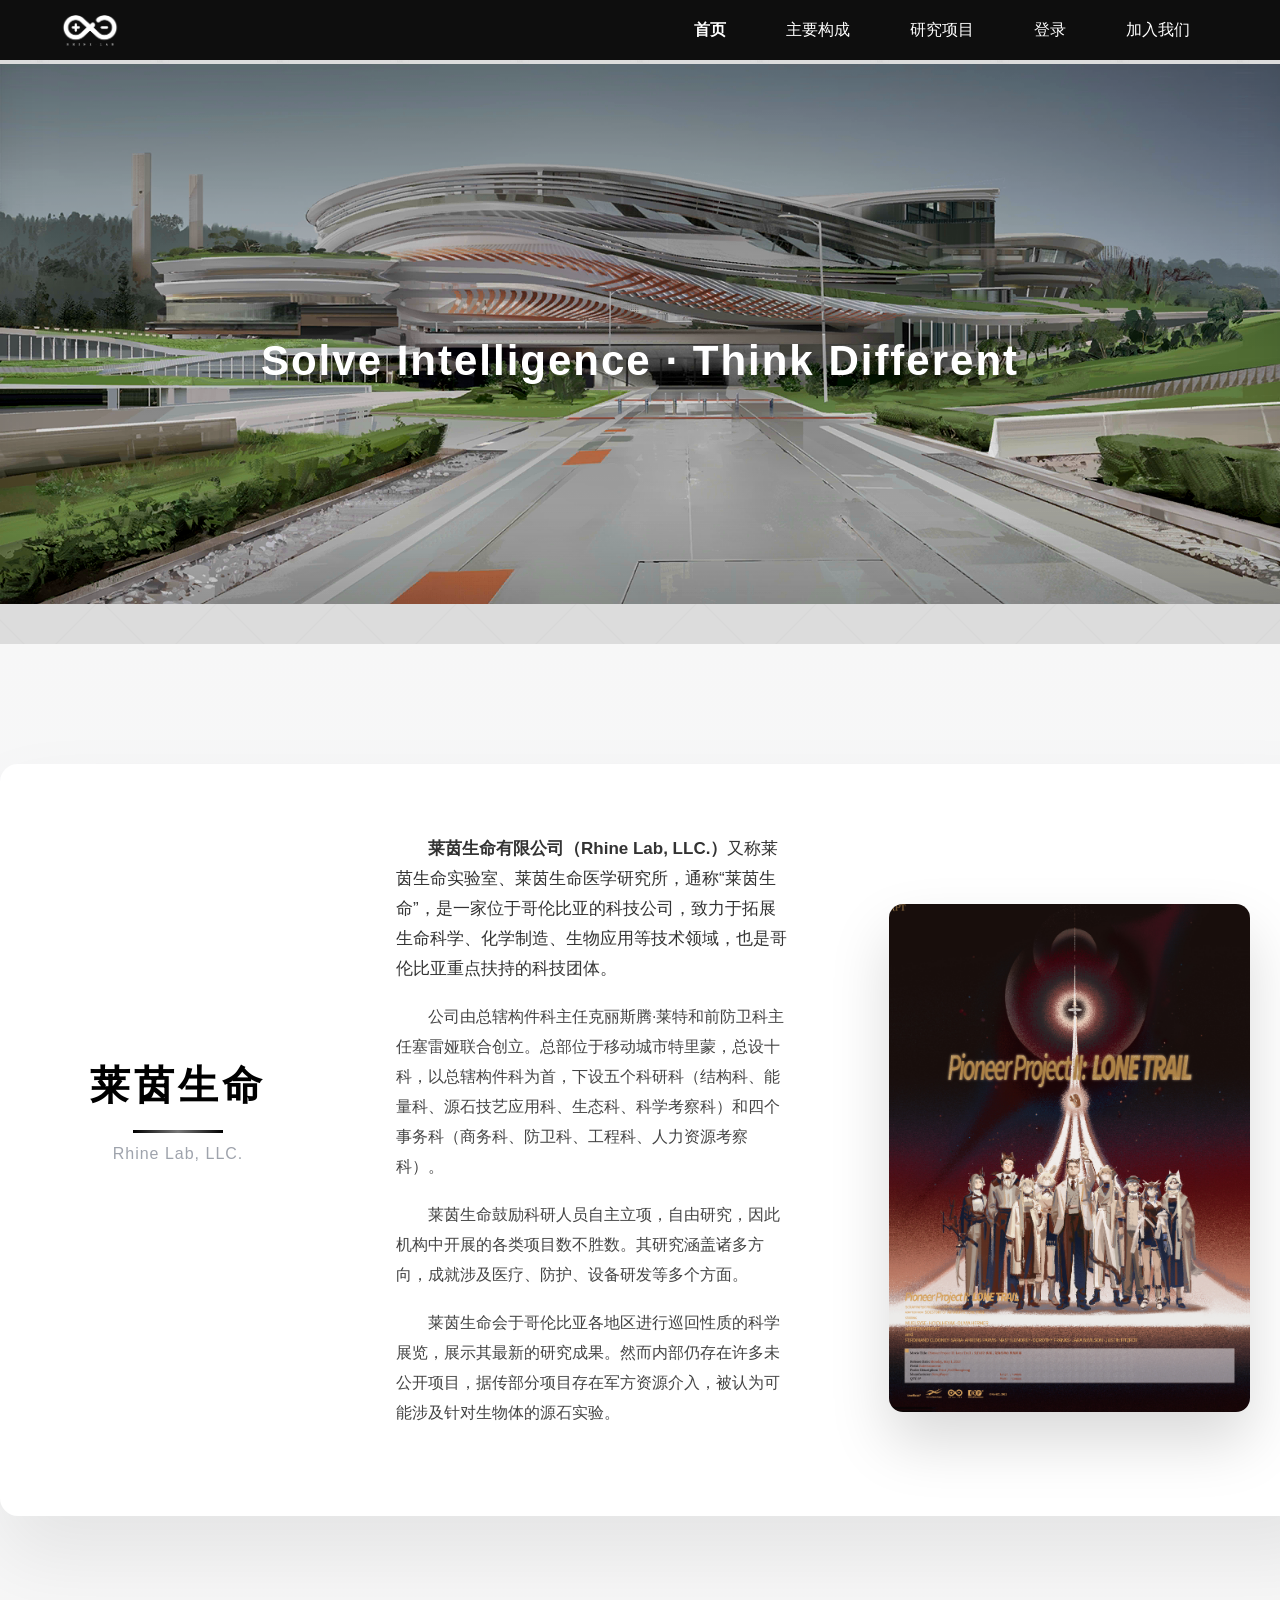
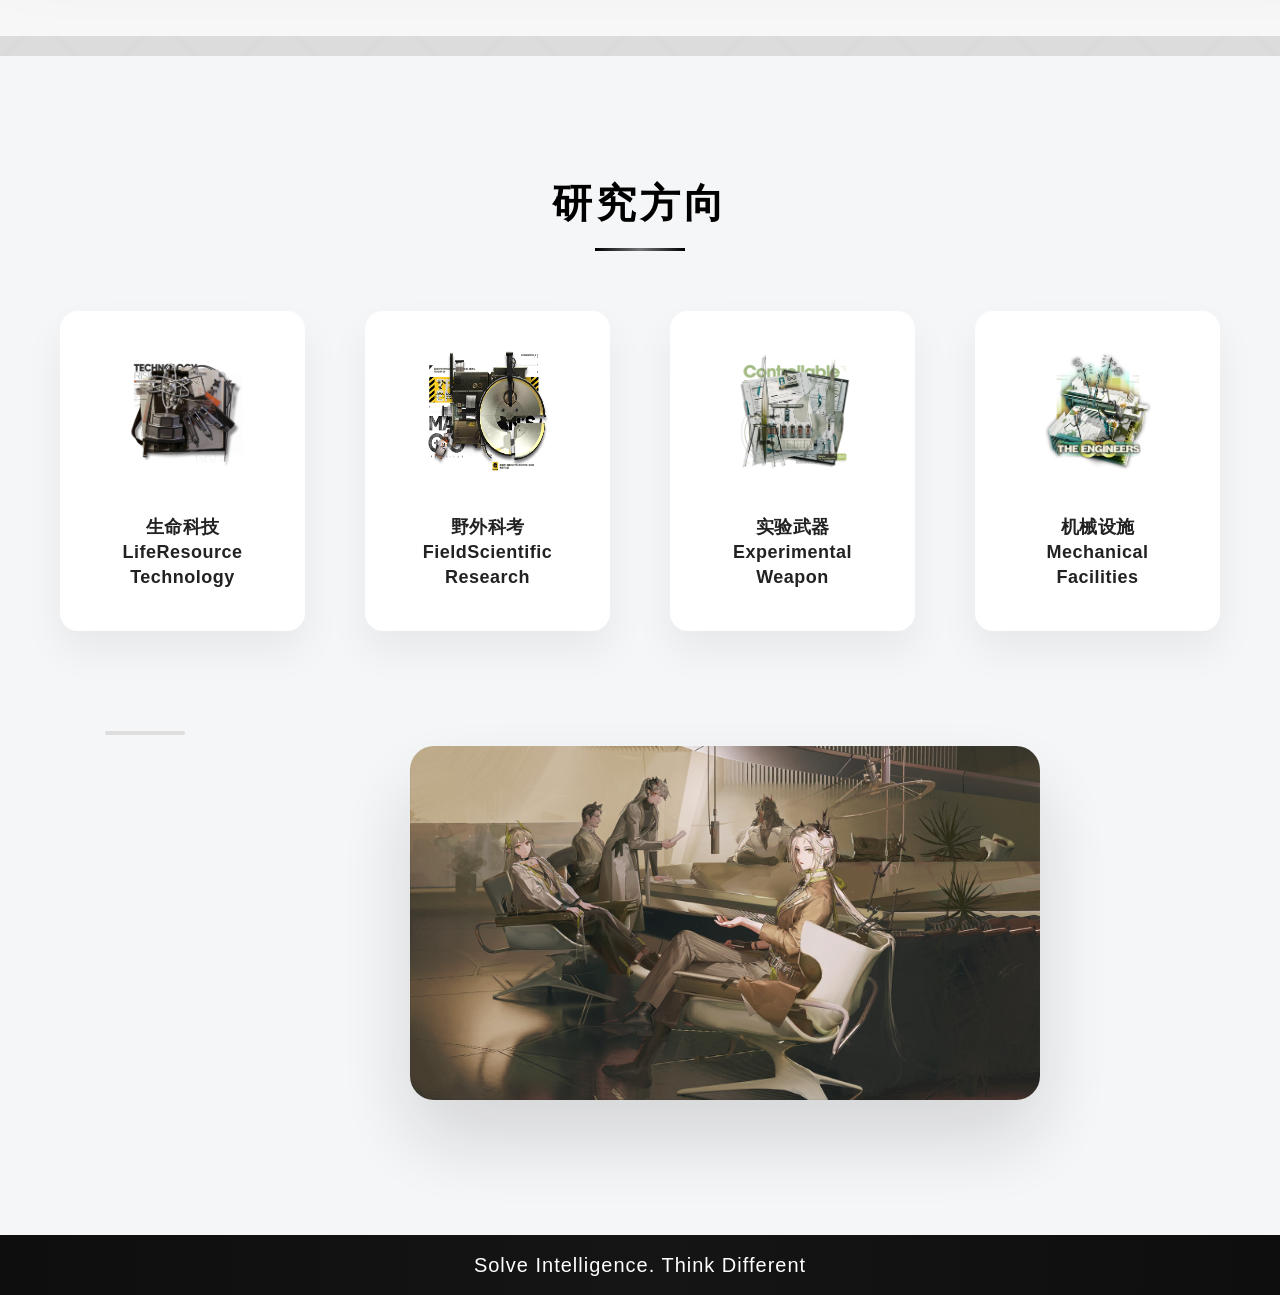
<file: index.html>
<!DOCTYPE html>
<html lang="en">
<head>
    <meta charset="UTF-8">
    <meta http-equiv="X-UA-Compatible" content="IE=edge">
    <meta name="viewport" content="width=device-width, initial-scale=1.0">
    <title>访问莱茵生命</title>
    <link rel="stylesheet" href="css/index.css">
    <style>
 
    </style>
</head>
<body class="page-home">
    <!-- header -->
    <div class="header">
        <div class="he">
                <div class="he_1">
                <img src="./images/logo.png" alt="" height="60px">
            </div>
            <div class="he_2">
                <ul>
                    <li class="active"><a href="index.html">首页</a></li>
                    <li><a href="about.html">主要构成</a></li>            
                    <li><a href="projects.html">研究项目</a></li>
                    <li><a href="login.html">登录</a></li>
                    <li><a href="join.html">加入我们</a></li>
                </ul>
            </div>
        </div>
    </div>
    <div style="clear: both;"></div>
    <!-- banner -->
    <div class="banner">
        <div class="he">
            <img src="./images/100.png" alt="">
        </div>
    </div>
    <!-- hm -->
    <div class="hm section section--light">
        <div class="he">
            <div class="section-title section-title--center">
                <h3>莱茵生命</h3> 
				<span class="section-subtitle">Rhine Lab, LLC.</span>
            </div>
            <div class="hm_2">
            <p><strong>莱茵生命有限公司（Rhine Lab, LLC.）</strong>又称莱茵生命实验室、莱茵生命医学研究所，通称“莱茵生命”，是一家位于哥伦比亚的科技公司，致力于拓展生命科学、化学制造、生物应用等技术领域，也是哥伦比亚重点扶持的科技团体。</p>
            <p>公司由总辖构件科主任克丽斯腾·莱特和前防卫科主任塞雷娅联合创立。总部位于移动城市特里蒙，总设十科，以总辖构件科为首，下设五个科研科（结构科、能量科、源石技艺应用科、生态科、科学考察科）和四个事务科（商务科、防卫科、工程科、人力资源考察科）。</p>
            <p>莱茵生命鼓励科研人员自主立项，自由研究，因此机构中开展的各类项目数不胜数。其研究涵盖诸多方向，成就涉及医疗、防护、设备研发等多个方面。</p>
            <p>莱茵生命会于哥伦比亚各地区进行巡回性质的科学展览，展示其最新的研究成果。然而内部仍存在许多未公开项目，据传部分项目存在军方资源介入，被认为可能涉及针对生物体的源石实验。</p>
            </div>
            <div class="hm_3">
                <ul>
                    <li>
                        <img src="./images/ly.jpg" alt="">
                    
                    </li>
                </ul>
            </div>
        </div>
    </div>
    <div style="clear: both;"></div>
    <!-- zy -->
    <div class="zy section section--white">
        <div class="he">
            <div class="section-title section-title--center">
                <h3>研究方向</h3>
            </div>
            <div class="zy_1">
                <ul>
                    <li class="card">
                        <img src="./images/sc.png" alt="">
                        <h4><p>生命科技</p> 
						<p>LifeResource Technology</p></h4>
                    </li>
                    <li class="card">
                        <img src="./images/kk.png" alt="">
                        <h4><p>野外科考</p> 
						<p>FieldScientific Research</p></h4>
                    </li>
                    <li class="card">
                        <img src="./images/wq.png" alt="">
                        <h4><p>实验武器</p> 
						<p>Experimental Weapon</p></h4>
                    </li>
                    <li class="card">
                        <img src="./images/jx.png" alt="">
                        <h4><p>机械设施</p> 
						<p>Mechanical Facilities</p></h4>
                    </li>
                </ul>
            </div>
            <div class="zy_2">
                    <li>
                        <img src="./images/Avg1.png" alt="">
                    </li>
        </div>
 </div>

    </div>
</body>
<footer>
    <P><a href="#top">Solve Intelligence. Think Different</a></P>
  </footer>
</html>
</file>
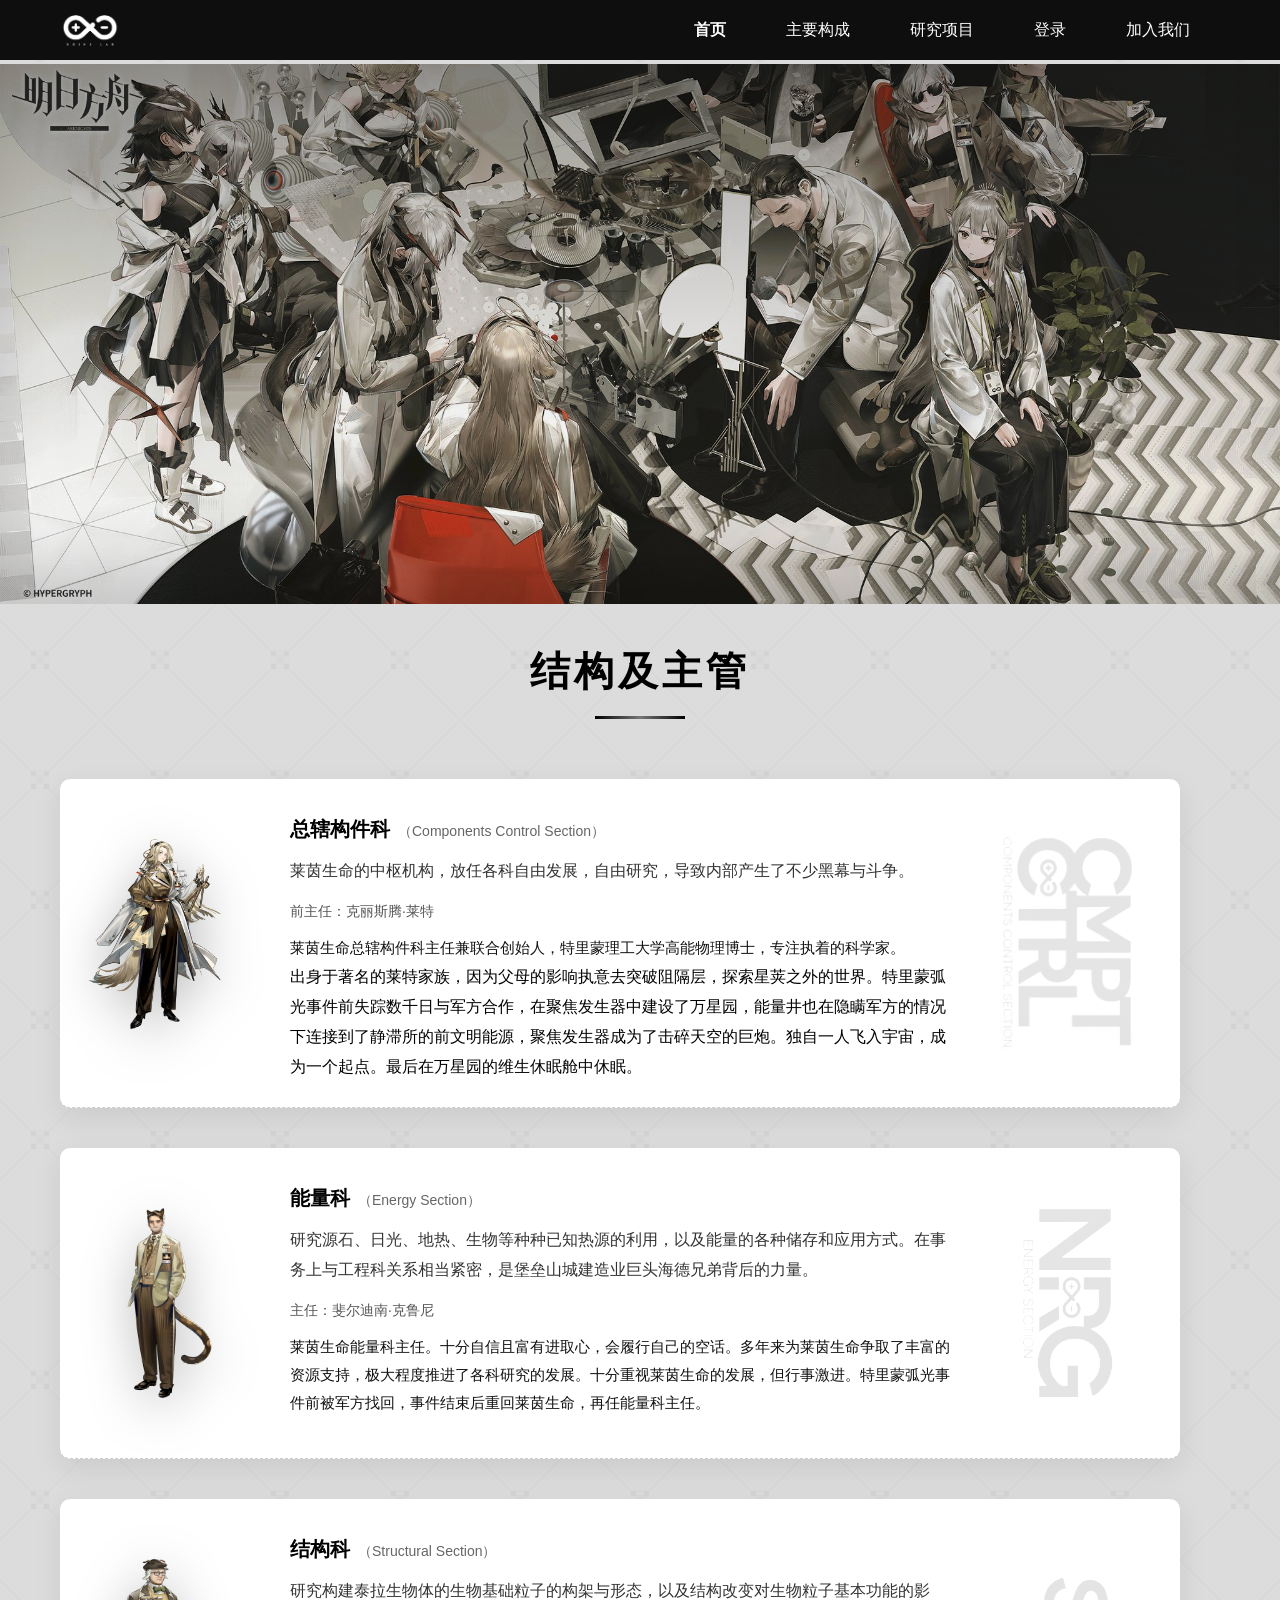
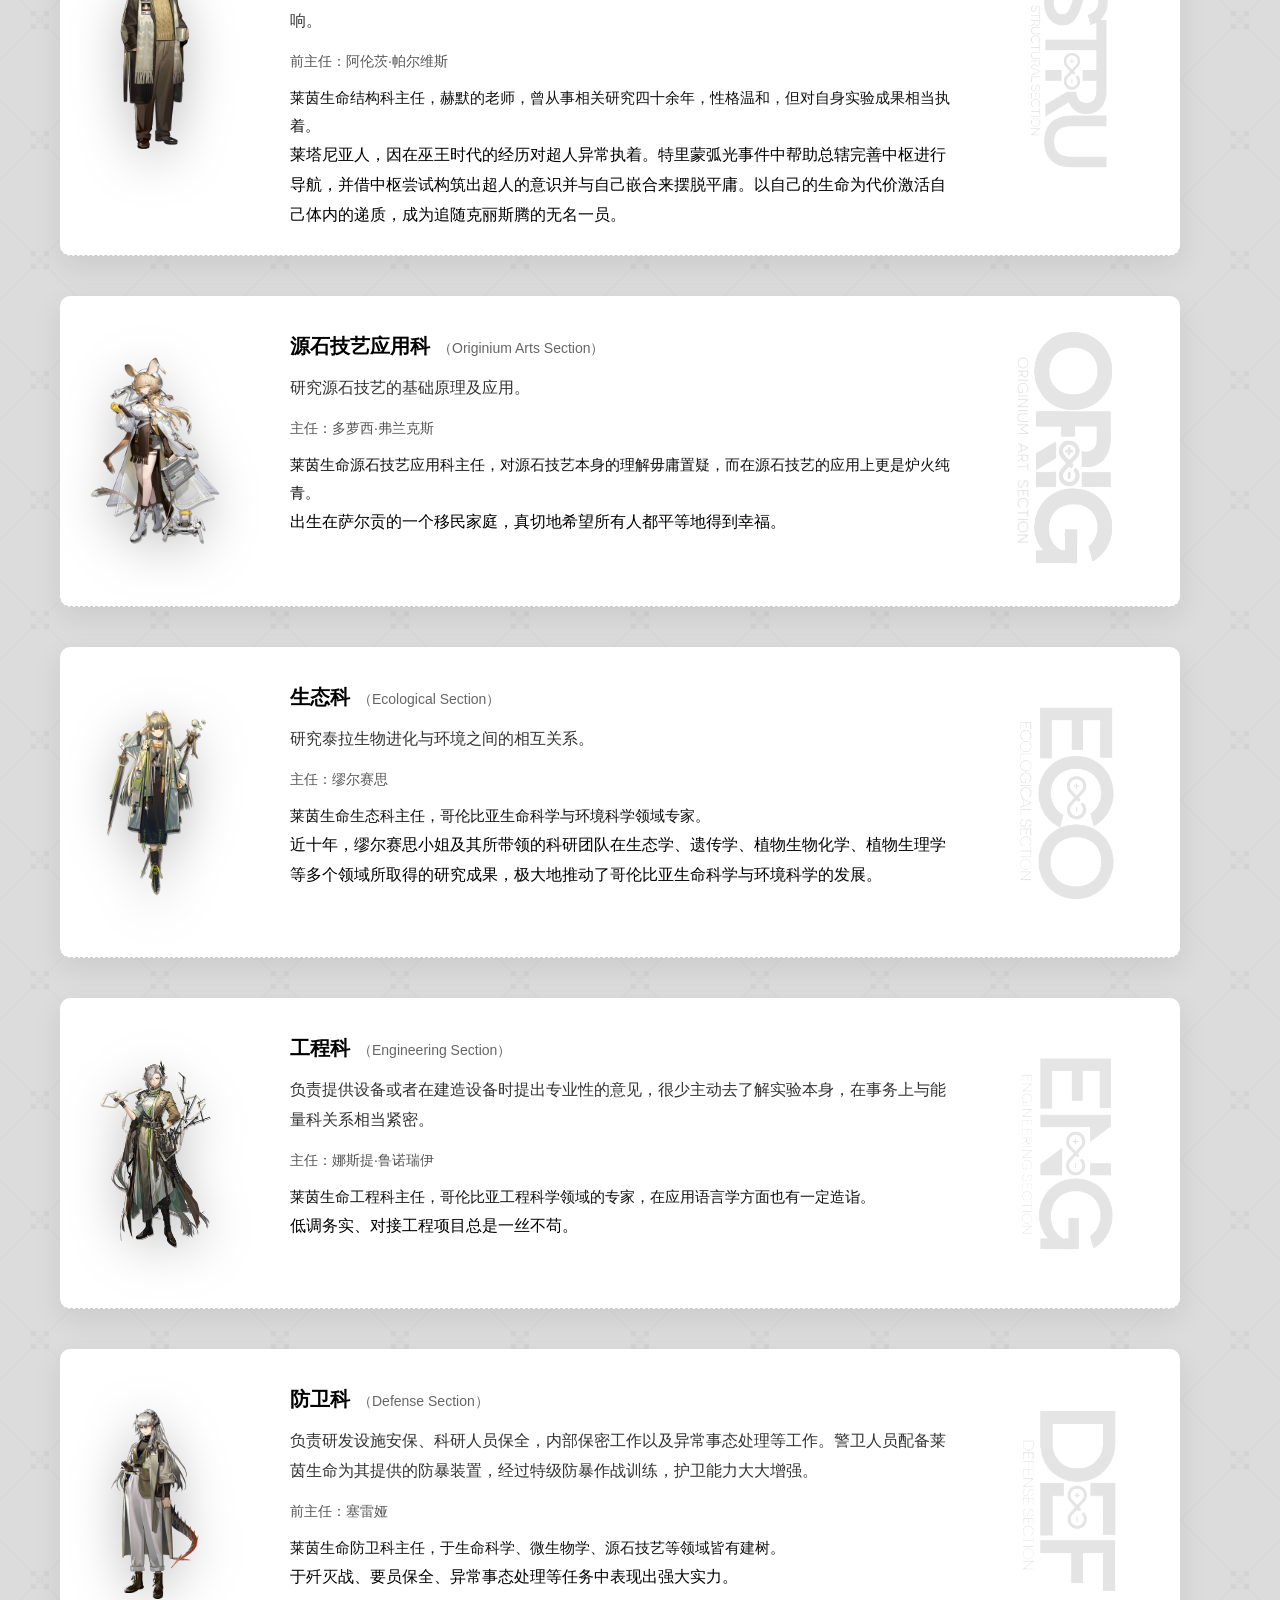
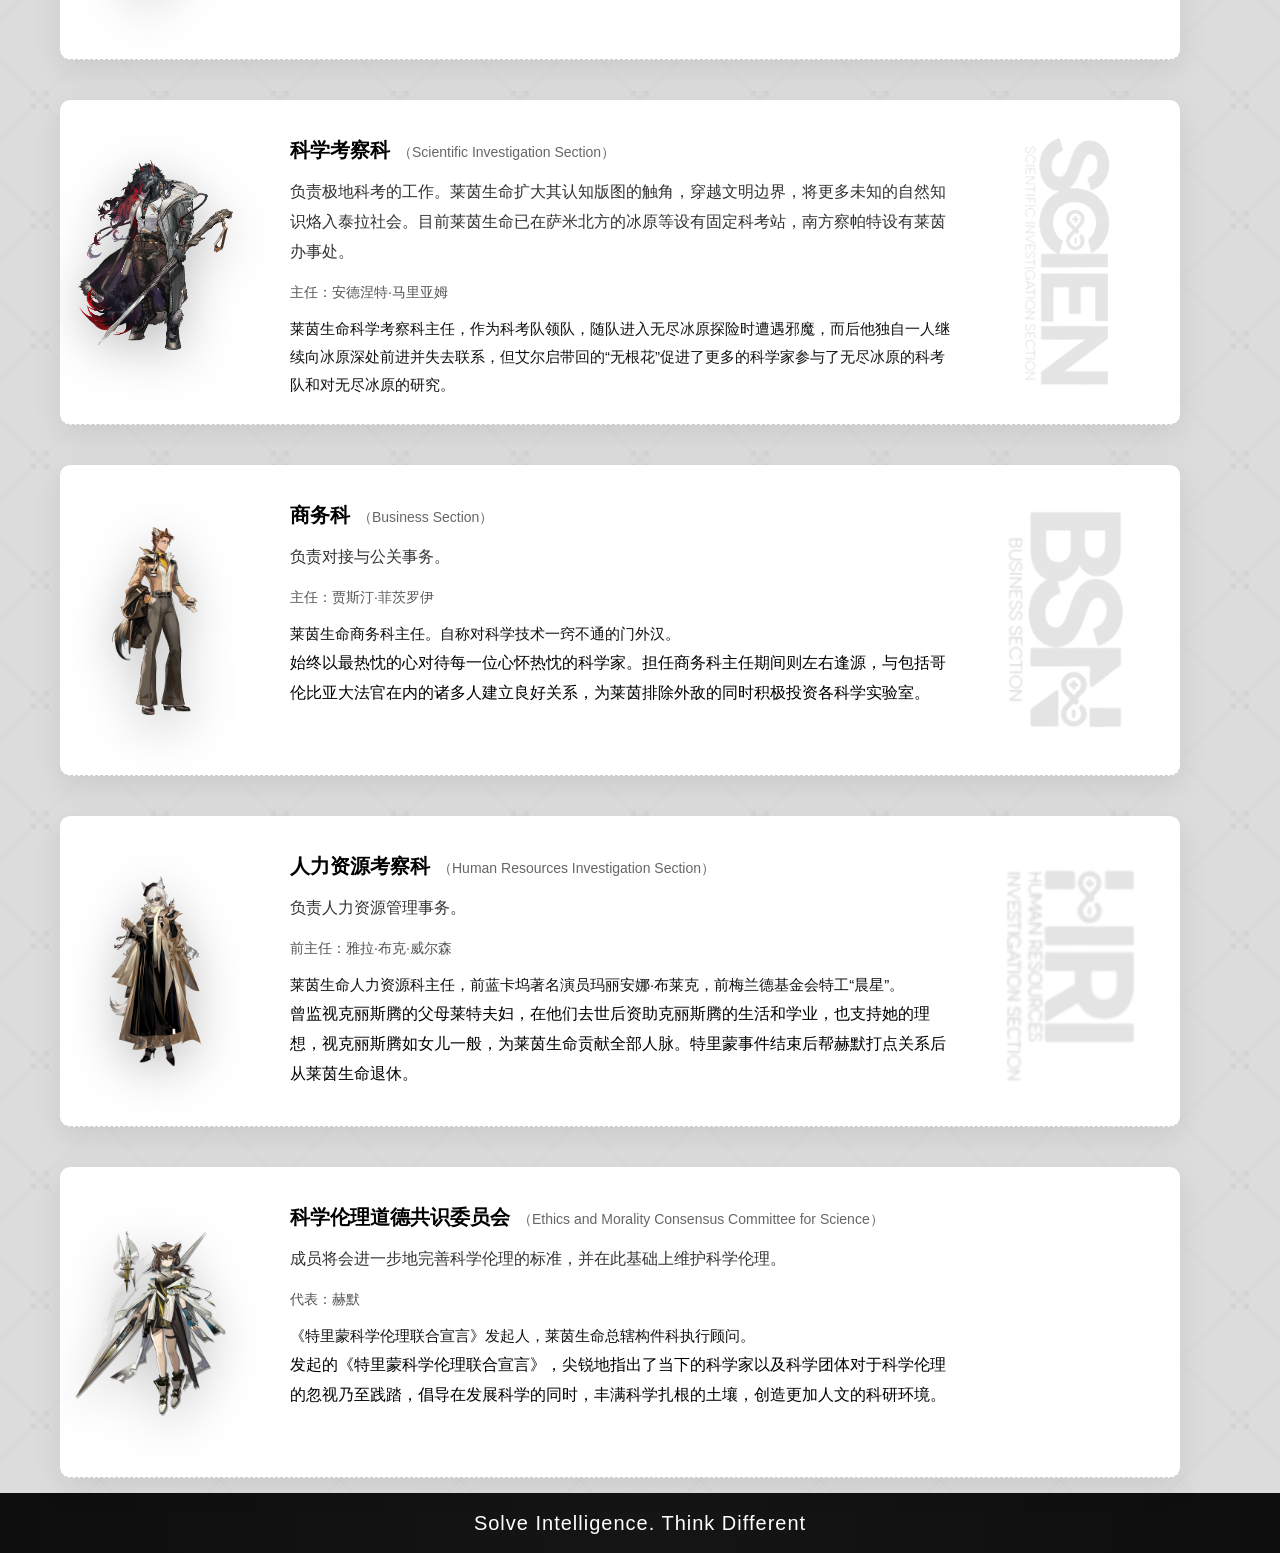
<file: about.html>
<!DOCTYPE html>
<html lang="en">
<head>
    <meta charset="UTF-8">
    <meta http-equiv="X-UA-Compatible" content="IE=edge">
    <meta name="viewport" content="width=device-width, initial-scale=1.0">
    <title>主要构成</title>
    <link rel="stylesheet" href="css/index.css">
    <style>
 
    </style>
</head>
<body class="page-structure">
    <!-- header -->
    <div class="header">
        <div class="he">
                <div class="he_1">
                <img src="./images/logo.png" alt="" height="60px">
            </div>
            <div class="he_2">
                <ul>
                    <li class="active"><a href="index.html">首页</a></li>
                    <li><a href="about.html">主要构成</a></li>            
                    <li><a href="projects.html">研究项目</a></li>
                    <li><a href="login.html">登录</a></li>
                    <li><a href="join.html">加入我们</a></li>
                </ul>
            </div>
        </div>
    </div>
    <div style="clear: both;"></div>
    <!-- banner -->
    <div class="banner">
        <div class="he">
            <img src="./images/12.jpg" alt="">
        </div>
    </div>
 
<div class="he">
  <div class="section-title section-title--center">
    <h3>结构及主管</h3>
  </div>
  <ul class="renwu_box">
    <li>
      <div class="pic"><img src="images/klst.png"/></div>
      <div class="text">
        <div class="dept">总辖构件科<span>（Components Control Section）</span></div>
		<p class="summary">
        莱茵生命的中枢机构，放任各科自由发展，自由研究，导致内部产生了不少黑幕与斗争。</p>
        <p class="position">前主任：克丽斯腾·莱特</p>
		<p class="desc">
        莱茵生命总辖构件科主任兼联合创始人，特里蒙理工大学高能物理博士，专注执着的科学家。</p>
        出身于著名的莱特家族，因为父母的影响执意去突破阻隔层，探索星荚之外的世界。特里蒙弧光事件前失踪数千日与军方合作，在聚焦发生器中建设了万星园，能量井也在隐瞒军方的情况下连接到了静滞所的前文明能源，聚焦发生器成为了击碎天空的巨炮。独自一人飞入宇宙，成为一个起点。最后在万星园的维生休眠舱中休眠。
      </div>
	  <div class="dept-logo">
        <img src="images/cc.jpg" alt="">
      </div>
    </li>

    <li>
      <div class="pic"><img src="images/fedn.png"/></div>
      <div class="text">
        <div class="dept">能量科<span>（Energy Section）</span></div>
		<p class="summary">
        研究源石、日光、地热、生物等种种已知热源的利用，以及能量的各种储存和应用方式。在事务上与工程科关系相当紧密，是堡垒山城建造业巨头海德兄弟背后的力量。</p>
        <p class="position">主任：斐尔迪南·克鲁尼</p>
		<p class="desc">
        莱茵生命能量科主任。十分自信且富有进取心，会履行自己的空话。多年来为莱茵生命争取了丰富的资源支持，极大程度推进了各科研究的发展。十分重视莱茵生命的发展，但行事激进。特里蒙弧光事件前被军方找回，事件结束后重回莱茵生命，再任能量科主任。</p>
      </div>
	  <div class="dept-logo">
        <img src="images/es.png" alt="">
      </div>
    </li>

    <li>
      <div class="pic"><img src="images/alc.png"/></div>
      <div class="text">
        <div class="dept">结构科<span>（Structural Section）</span></div>
		<p class="summary">
        研究构建泰拉生物体的生物基础粒子的构架与形态，以及结构改变对生物粒子基本功能的影响。</p>
        <p class="position">前主任：阿伦茨·帕尔维斯</p>
		<p class="desc">
        莱茵生命结构科主任，赫默的老师，曾从事相关研究四十余年，性格温和，但对自身实验成果相当执着。</p>
        莱塔尼亚人，因在巫王时代的经历对超人异常执着。特里蒙弧光事件中帮助总辖完善中枢进行导航，并借中枢尝试构筑出超人的意识并与自己嵌合来摆脱平庸。以自己的生命为代价激活自己体内的递质，成为追随克丽斯腾的无名一员。
      </div>
	  <div class="dept-logo">
        <img src="images/ss.png" alt="">
      </div>
    </li>

    <li>
      <div class="pic"><img src="images/dlsy.webp"/></div>
      <div class="text">
        <div class="dept">源石技艺应用科<span>（Originium Arts Section）</span></div>
		<p class="summary">
        研究源石技艺的基础原理及应用。</p>
        <p class="position">主任：多萝西·弗兰克斯</p>
		<p class="desc">
        莱茵生命源石技艺应用科主任，对源石技艺本身的理解毋庸置疑，而在源石技艺的应用上更是炉火纯青。</p>
        出生在萨尔贡的一个移民家庭，真切地希望所有人都平等地得到幸福。
      </div>
	  <div class="dept-logo">
        <img src="images/oas.jpg" alt="">
      </div>
    </li>

    <li>
      <div class="pic"><img src="images/mumu.webp"/></div>
      <div class="text">
        <div class="dept">生态科<span>（Ecological Section）</span></div>
		<p class="summary">
        研究泰拉生物进化与环境之间的相互关系。</p>
		<p class="position">主任：缪尔赛思</p>
		<p class="desc">
        莱茵生命生态科主任，哥伦比亚生命科学与环境科学领域专家。</p>
		近十年，缪尔赛思小姐及其所带领的科研团队在生态学、遗传学、植物生物化学、植物生理学等多个领域所取得的研究成果，极大地推动了哥伦比亚生命科学与环境科学的发展。
      </div>
	  <div class="dept-logo">
        <img src="images/ees.png" alt="">
      </div>
    </li>

    <li>
      <div class="pic"><img src="images/nast.webp"/></div>
      <div class="text">
        <div class="dept">工程科<span>（Engineering Section）</span></div>
		<p class="summary">
        负责提供设备或者在建造设备时提出专业性的意见，很少主动去了解实验本身，在事务上与能量科关系相当紧密。</p>
		<p class="position">主任：娜斯提·鲁诺瑞伊</p>
		<p class="desc">
        莱茵生命工程科主任，哥伦比亚工程科学领域的专家，在应用语言学方面也有一定造诣。</p>
		低调务实、对接工程项目总是一丝不苟。
      </div>
	  <div class="dept-logo">
        <img src="images/eng.png" alt="">
      </div>
    </li>

    <li>
      <div class="pic"><img src="images/saria.png"/></div>
      <div class="text">
        <div class="dept">防卫科<span>（Defense Section）</span></div>
		<p class="summary">
        负责研发设施安保、科研人员保全，内部保密工作以及异常事态处理等工作。警卫人员配备莱茵生命为其提供的防暴装置，经过特级防暴作战训练，护卫能力大大增强。</p>
        <p class="position">前主任：塞雷娅</p>
		<p class="desc">
		莱茵生命防卫科主任，于生命科学、微生物学、源石技艺等领域皆有建树。</p>
		于歼灭战、要员保全、异常事态处理等任务中表现出强大实力。
      </div>
	  <div class="dept-logo">
        <img src="images/def.png" alt="">
      </div>
    </li>

    <li>
      <div class="pic"><img src="images/mt.png"/></div>
      <div class="text">
        <div class="dept">科学考察科<span>（Scientific Investigation Section）</span></div>
		<p class="summary">
        负责极地科考的工作。莱茵生命扩大其认知版图的触角，穿越文明边界，将更多未知的自然知识烙入泰拉社会。目前莱茵生命已在萨米北方的冰原等设有固定科考站，南方察帕特设有莱茵办事处。</p>
        <p class="position">主任：安德涅特·马里亚姆</p>
		<p class="desc">
		莱茵生命科学考察科主任，作为科考队领队，随队进入无尽冰原探险时遭遇邪魔，而后他独自一人继续向冰原深处前进并失去联系，但艾尔启带回的“无根花”促进了更多的科学家参与了无尽冰原的科考队和对无尽冰原的研究。
      </div>
	  <div class="dept-logo">
        <img src="images/sis.jpg" alt="">
      </div>
    </li>

    <li>
      <div class="pic"><img src="images/just.png"/></div>
      <div class="text">
        <div class="dept">商务科<span>（Business Section）</span></div>
		<p class="summary">
        负责对接与公关事务。</p>
        <p class="position">主任：贾斯汀·菲茨罗伊</p>
		<p class="desc">
		莱茵生命商务科主任。自称对科学技术一窍不通的门外汉。</p>
		始终以最热忱的心对待每一位心怀热忱的科学家。担任商务科主任期间则左右逢源，与包括哥伦比亚大法官在内的诸多人建立良好关系，为莱茵排除外敌的同时积极投资各科学实验室。
      </div>
	  <div class="dept-logo">
        <img src="images/bsn.png" alt="">
      </div>
    </li>

    <li>
      <div class="pic"><img src="images/yala.png"/></div>
      <div class="text">
        <div class="dept">人力资源考察科<span>（Human Resources Investigation Section）</span></div>
		<p class="summary">
        负责人力资源管理事务。</p>
        <p class="position">前主任：雅拉·布克·威尔森</p>
		<p class="desc">
		莱茵生命人力资源科主任，前蓝卡坞著名演员玛丽安娜·布莱克，前梅兰德基金会特工“晨星”。</p>
		曾监视克丽斯腾的父母莱特夫妇，在他们去世后资助克丽斯腾的生活和学业，也支持她的理想，视克丽斯腾如女儿一般，为莱茵生命贡献全部人脉。特里蒙事件结束后帮赫默打点关系后从莱茵生命退休。
      </div>
	  <div class="dept-logo">
        <img src="images/hr.png" alt="">
      </div>
    </li>

    <li>
      <div class="pic"><img src="images/hemo.webp"/></div>
      <div class="text">
        <div class="dept">科学伦理道德共识委员会<span>（Ethics and Morality Consensus Committee for Science）</span></div>
        <p class="summary">
		成员将会进一步地完善科学伦理的标准，并在此基础上维护科学伦理。</p>
        <p class="position">代表：赫默</p>
		<p class="desc">
		《特里蒙科学伦理联合宣言》发起人，莱茵生命总辖构件科执行顾问。</p>
		发起的《特里蒙科学伦理联合宣言》，尖锐地指出了当下的科学家以及科学团体对于科学伦理的忽视乃至践踏，倡导在发展科学的同时，丰满科学扎根的土壤，创造更加人文的科研环境。
      </div>
    </li>
  </ul>
</div>


</div>
</body>
  <footer>
    <P><a href="#top" >Solve Intelligence. Think Different</a></P>
  </footer>
</html>
</file>
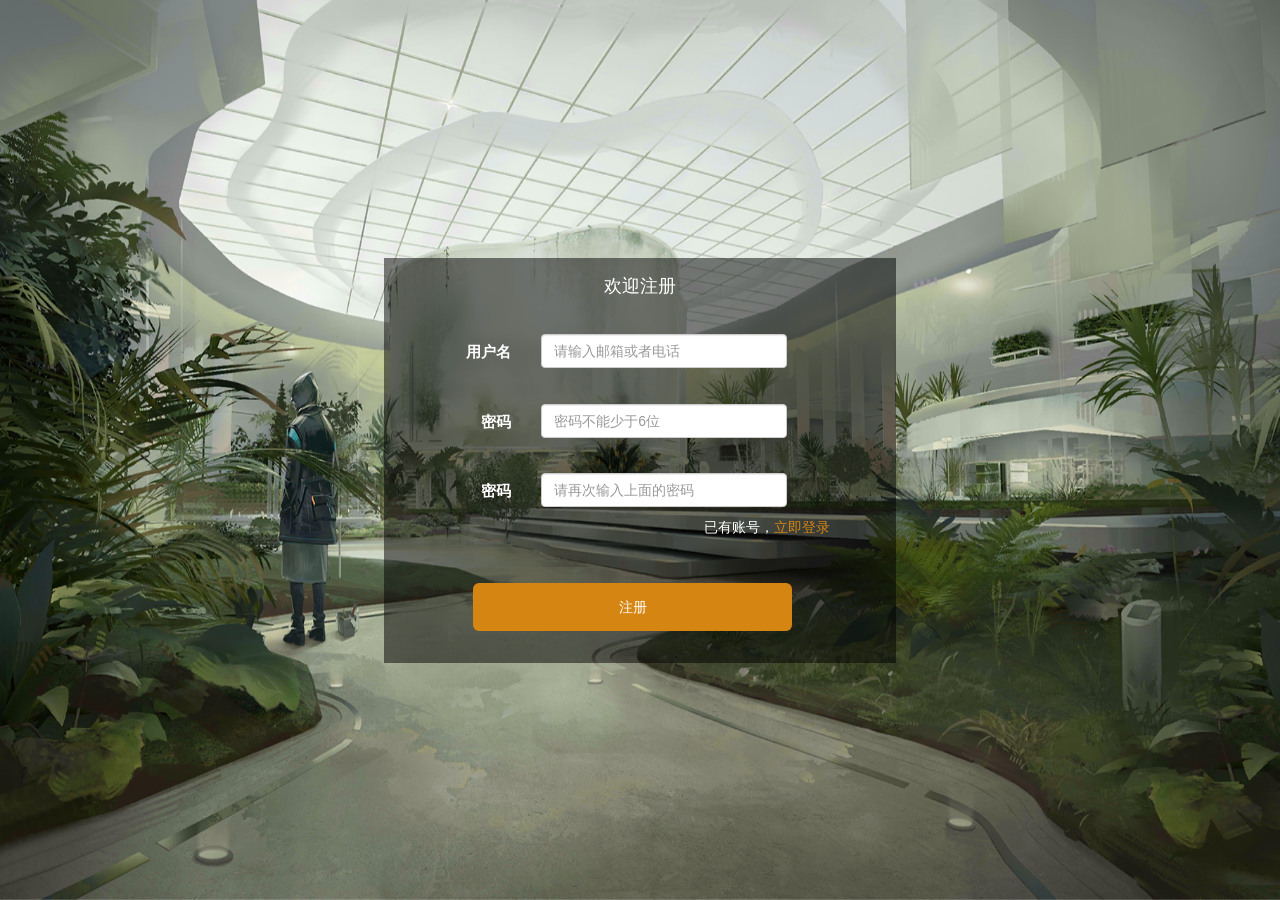
<file: join.html>
<!DOCTYPE html>
<html>
<head lang="en">
    <meta charset="UTF-8">
    <meta http-equiv="X-UA-Compatible" content="IE=edge">
    <meta name="viewport" content="width=device-width, initial-scale=1">
    <link rel="stylesheet" href="css/bootstrap.css"/>
    <script type="javascript" src="js/jquery-1.11.3.js"></script>
    <script type="javascript" src="js/bootstrap.js"></script>
    <title>注册</title>
    <style>
        * {
            margin: 0;
            padding: 0;
        }
        a:hover{text-decoration: none;color: #ffffff;}
        #bg {
            position: fixed;
            width: 100%;
            height: 100%;
        }
        .box {
            width: 100%;
            height: 100%;
        }
        .box>div {
            background: rgba(0,0,0,.5);
            position: absolute;
            width: 40%;
            height: 45%;
            top: 50%;
            left: 50%;
            margin-left: -20%;
            margin-top: -15%;
        }
        .left {
            width: 80%;
            /*border-right: 1px solid #CCCCCC;*/
            height: 100%;
           margin: 0 auto;

        }
        .left>h4 {
            color: #FFFFFF;
            line-height: 2em;
        }
        .left>form>div>label {
            color: #FFFFFF;
            font-size: 1.1em;
        }
        .left>form>div>input {
            -webkit-border-radius: 0;
            -moz-border-radius: 0;
            border-radius: 0;
            width: 100%;
        }
        .left>form>div {
            padding-top: 5%;
            margin-left: 10%;
            margin-right: 10%;
        }
        .form-horizontal .form-group {
            margin-right: 0;
        }
        span > a:hover{color: #d58512;}
        /**/
        .form-control{width:85%;}
        .btn_big1{padding: 1em;color: #ffffff;background: #d58512;border: 0;border-radius: 6px;}
        .red{color:red;font-size: 1em;}
    </style>
</head>
<body>
<img src="images/bj.png" alt=""id="bg"/>
<div class="box">
    <div>
        <div class="left">
            <h4 class="text-center">欢迎注册</h4>
            <form class="form-horizontal" id="register" method="post" id="mobileForm" >
                <div class="form-group">
                    <label for="username" class="col-sm-3 control-label">用户名</label>
                    <div class="col-sm-9" style="position: relative">
                        <input type="text" name="username" class="form-control" id="username" placeholder="请输入邮箱或者电话" onBlur="user(this.value);" />
                        <span id="mobile_phone_notice" style="position: absolute; right: 55%;top: 40px;"></span>
                    </div>
                </div>
                <div class="form-group" style="position: relative;">
                    <label for="password1" class="col-sm-3 control-label">密码</label>
                    <div class="col-sm-9" >
                        <input type="password" name="password1" class="form-control" id="password1" placeholder="密码不能少于6位" onBlur="pass1(this.value);">
                        <span id="password_notice"  style="position: absolute; right: 55%;top: 40px;"></span>
                    </div>
                </div>
                <div class="form-group" style="position: relative;">
                    <label for="password2" class="col-sm-3 control-label">密码</label>
                    <div class="col-sm-9">
                        <input type="password" name="password2" class="form-control" id="password2" placeholder="请再次输入上面的密码" onBlur="pass2(this.value);"/>
                        <span id="confirm_password_notice" style="position: absolute; right: 55%;top: 40px;"></span>
   <p><div style="text-align: right;color:#ffffff;">已有账号，<a href="login.html" style="color:#d58512; ">立即登录</a></div></p>
                    </div>
                </div>
                <div class="form-group">
                 
                    <div class="" style="width: 75%;margin: 0 auto;">
                        <input type="submit" value="注册" class="btn_big1 btn-block"  onclick="check_submit()"/>
                    

                        <input type="hidden" name="referurl" id="referurl" value="{$referurl}">
                    </div>
                </div>
            </form>
        </div>
       
<script type="text/javascript">
    setCurrentForm(document.getElementById('register'));
    var flag = false;

    function setCurrentForm(formObj) {
        currentForm = document.getElementById('register');
    }

    function user(username){
        if(username == ''){
            mobile_phone_notice.innerHTML= '用户名不能为空';
            mobile_phone_notice.style.color="red";
            return false;
            flag = false;
        }
        if(username.indexOf(" ") != -1){
            mobile_phone_notice.innerHTML= '密码不能包含空格';
            mobile_phone_notice.style.color="red";
            return false;
            flag = false;
        }
        if (!checkMobile(username) && !checkEmail(username)) {
            mobile_phone_notice.innerHTML= "账号格式不匹配!";
            mobile_phone_notice.style.color="red";
            return false;
            flag = false;
        }
        else{
            mobile_phone_notice.innerHTML= "可以注册";
            mobile_phone_notice.style.color="green";
            flag = true;
        }
    }

    function pass1(passward1){
        if(passward1 == ''){
            password_notice.innerHTML="密码不能为空";
            password_notice.style.color="red";
            return false;
            flag = false;
        }
        if(passward1.indexOf(" ") != -1){
            password_notice.innerHTML= '密码不能包含空格';
            password_notice.style.color="red";
            return false;flag = false;
        }
        if(passward1.length<6){
            password_notice.innerHTML=  '密码不能小于6位';
            password_notice.style.color="red";
            return false;flag = false;
        }else{
            password_notice.innerHTML=  '可以注册';
            password_notice.style.color="green";
            flag = true;
        }
    }
    function pass2(passward2){
        var pass1=document.getElementById('password1').value;
        if(passward2 == ''){
            confirm_password_notice.innerHTML="密码不能为空";
            confirm_password_notice.style.color="red";
            return false;flag = false;
        }
        if(passward2.indexOf(" ") != -1){
            confirm_password_notice.innerHTML= '密码不能包含空格';
            confirm_password_notice.style.color="red";
            return false;flag = false;
        }
        if(passward2.length<6){
            confirm_password_notice.innerHTML=  '密码不能小于6位';
            confirm_password_notice.style.color="red";
            return false;flag = false;
        }if(passward2!==pass1){
            confirm_password_notice.innerHTML=  '两次密码不一致';
            confirm_password_notice.style.color="red";
            return false;flag = false;
        }
        else{
            confirm_password_notice.innerHTML=  '输入正确';
            confirm_password_notice.style.color="green";
            flag = true;
        }
    }
    function checkMobile(tel) {
        var reg = /(^1[3|4|5|7|8][0-9]{9}$)/;
        if (reg.test(tel)) {
            return true;
        }else{
            return false;
        };
    }
    function checkEmail(str){
        var reg = /^([a-zA-Z0-9]+[_|\-|\.]?)*[a-zA-Z0-9]+@([a-zA-Z0-9]+[_|\-|\.]?)*[a-zA-Z0-9]+\.[a-zA-Z]{2,3}$/;
        if(reg.test(str)){
            return true;
        }else{
            return false;
        }
    }
    function showErrorMsg(msg){
        //$('.msg-err').show();
        //$('.J-errorMsg').html(msg);
        layer.open({content:msg,time:2});
    }

    function check_submit()
    {
        var form=document.forms[0];
        var username = form.username.value;
        var password1 = form.password1.value;
        var password2= form.password2.value;
        if(username.length >0 && password1.length > 0 && password2.length > 0 && (flag=true))
        {
            alert("注册成功");
            return true;
            form.submit();   
            
        }else{
            return false;
        }

    }  
    
</script>

</body>
</html>
</file>
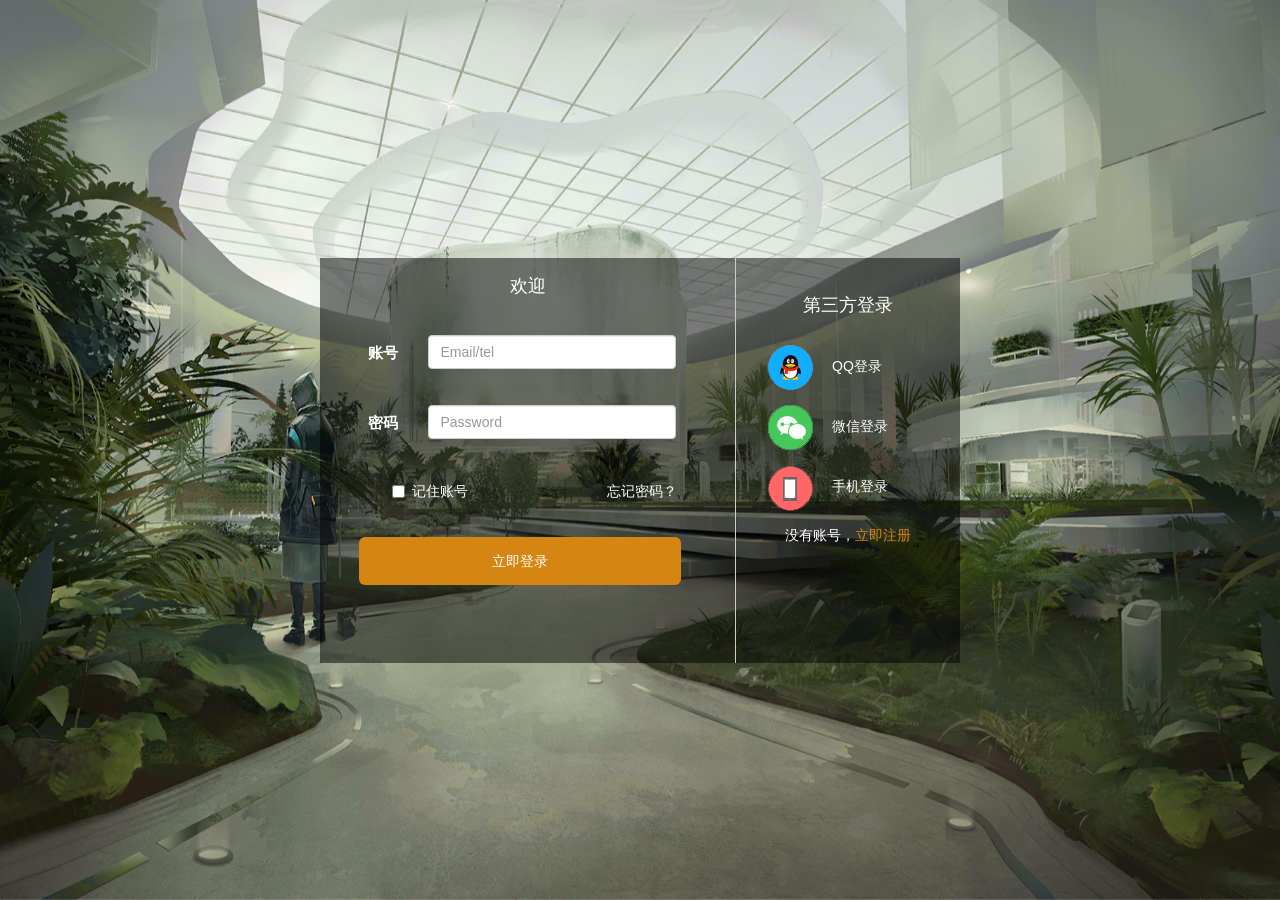
<file: login.html>
<!DOCTYPE html>
<html>
<head lang="en">
    <meta charset="UTF-8">
    <meta http-equiv="X-UA-Compatible" content="IE=edge">
    <meta name="viewport" content="width=device-width, initial-scale=1">
    <link rel="stylesheet" href="css/bootstrap.css"/>
    <script type="javascript" src="js/jquery-1.11.3.js"></script>
    <script type="javascript" src="js/bootstrap.js"></script>
    <title>登录</title>
    <style>
        * {
            margin: 0;
            padding: 0;
        }
        a:hover{text-decoration: none;color: #ffffff;}
        #bg {
            position: fixed;
            width: 100%;
            height: 100%;
        }
        .box {
            width: 100%;
            height: 100%;
        }
        .box>div {
            background: rgba(0,0,0,.5);
            position: absolute;
            width: 50%;
            height: 45%;
            top: 50%;
            left: 50%;
            margin-left: -25%;
            margin-top: -15%;
        }
        .left {
            width: 65%;
            border-right: 1px solid #CCCCCC;
            height: 100%;
            float: left;

        }

        .left>h4 {
            color: #FFFFFF;
            line-height: 2em;

        }
        .left>form>div>label {
            color: #FFFFFF;
            font-size: 1.1em;
        }
        .left>form>div>input {
            -webkit-border-radius: 0;
            -moz-border-radius: 0;
            border-radius: 0;
            width: 100%;
        }
        .left>form>div {
            padding-top: 5%;
            margin-left: 10%;
            margin-right: 10%;
        }
        .form-horizontal .form-group {
            margin-right: 0;
        }
        span > a:hover{color: #d58512;}
        /**/
        .right>h4 {
            color: #FFFFFF;
            line-height: 3.3em;
            margin-top: 1em;
        }
        .right>p>a {
            background: url("images/login.png") no-repeat center left;
            display: block;
            width: 153px;height: 50px;;
            color: #FFFFFF;
            font-size: 1em;
            margin-left: 70%;
            padding-left: 10%;
            line-height: 300%;
        }

        .right>p>a.c1{background-position:0 0; }
        .right>p>a.c2{background-position:0 -60px; }
        .right>p>a.c3{background-position:0 -120px; }
        .form-control{width:85%;}
        .btn_big1{padding: 1em;color: #ffffff;background: #d58512;border: 0;border-radius: 6px;}
    </style>
</head>
<body>
<img src="images/bj.png" alt=""id="bg"/>
<div class="box">
   <div>
        <div class="left">
            <h4 class="text-center">欢迎</h4>
            <form class="form-horizontal" method="post" >
                <div class="form-group">
                    <label for="username" class="col-sm-3 control-label">账号</label>
                    <div class="col-sm-9">
                        <input type="text" name="username" class="form-control" id="username" placeholder="Email/tel">
                    </div>
                </div>
                <div class="form-group">
                    <label for="password" class="col-sm-3 control-label">密码</label>
                    <div class="col-sm-9">
                        <input type="password" name="password" class="form-control" id="password" placeholder="Password">
                    </div>
                </div>
                <div class="form-group">
                    <div class="col-sm-offset-2 col-sm-10">
                        <div class="checkbox">
                            <label style="color: #ffffff;">
                                <input type="checkbox" value="1" name="check">记住账号
                            </label>
                            <a href="忘记密码.html" style="float: right;margin-right:13%;">忘记密码？</a>
                        </div>
                    </div>
                </div>
                <div class="form-group">
                    <div class="" style="width: 75%;margin: 0 auto;">
                        <input type="button" value="立即登录" class="btn_big1 btn-block" onclick="checkForm()" />
                        <input type="hidden" name="referurl" id="referurl" value="{$referurl}">
                    </div>
                </div>
            </form>
        </div>
        <div class="right">
            <h4 class="text-center">第三方登录</h4>
            <p><a href="" class="c1">QQ登录</a></p>
            <p><a  href="" target="_blank" title="weixin"  class="c2">微信登录</a></p>
            <p><a href=""  class="c3">手机登录</a></p>
           <p> <div style="text-align:center;color:#ffffff;">没有账号，<a href="join.html" style="color:#d58512; ">立即注册</a></div></p>
        </div>
   </div>
</div>
   <script type="text/javascript">
       function checkForm(){
           console.log(123);
           var form=document.forms[0];
           console.log(form);
           var uname=form.username.value;
           var pass=form.password.value;
           var check=form.check.value;

           var error = '';
           if(uname == ''){
               form.username.placeholder="";
               form.username.placeholder += '账号不能为空';
               return false;
           }
           if (!checkMobile(uname) && !checkEmail(uname)) {
               alert("账号格式不匹配!");
               return false;
           }
           if(pass == ''){
               form.password.placeholder="";
               form.password.placeholder += '密码不能为空';
               return false;
           }
           if(error){
               layer.open({content:error,time:2});
               return false;
           }

          form.submit();
          window.location.href = "首页.html"; 
       }
            function checkMobile(tel) {
                var reg = /(^1[3|4|5|7|8][0-9]{9}$)/;
                if (reg.test(tel)) {
                    return true;
                }else{
                    return false;
                };
            }
            function checkEmail(str){
                var reg = /^([a-zA-Z0-9]+[_|\-|\.]?)*[a-zA-Z0-9]+@([a-zA-Z0-9]+[_|\-|\.]?)*[a-zA-Z0-9]+\.[a-zA-Z]{2,3}$/;
                if(reg.test(str)){
                    return true;
                }else{
                    return false;
                }
            }
            function showErrorMsg(msg){
                //$('.msg-err').show();
                //$('.J-errorMsg').html(msg);
                layer.open({content:msg,time:2});
            }
</script>

</body>
</html>
</file>
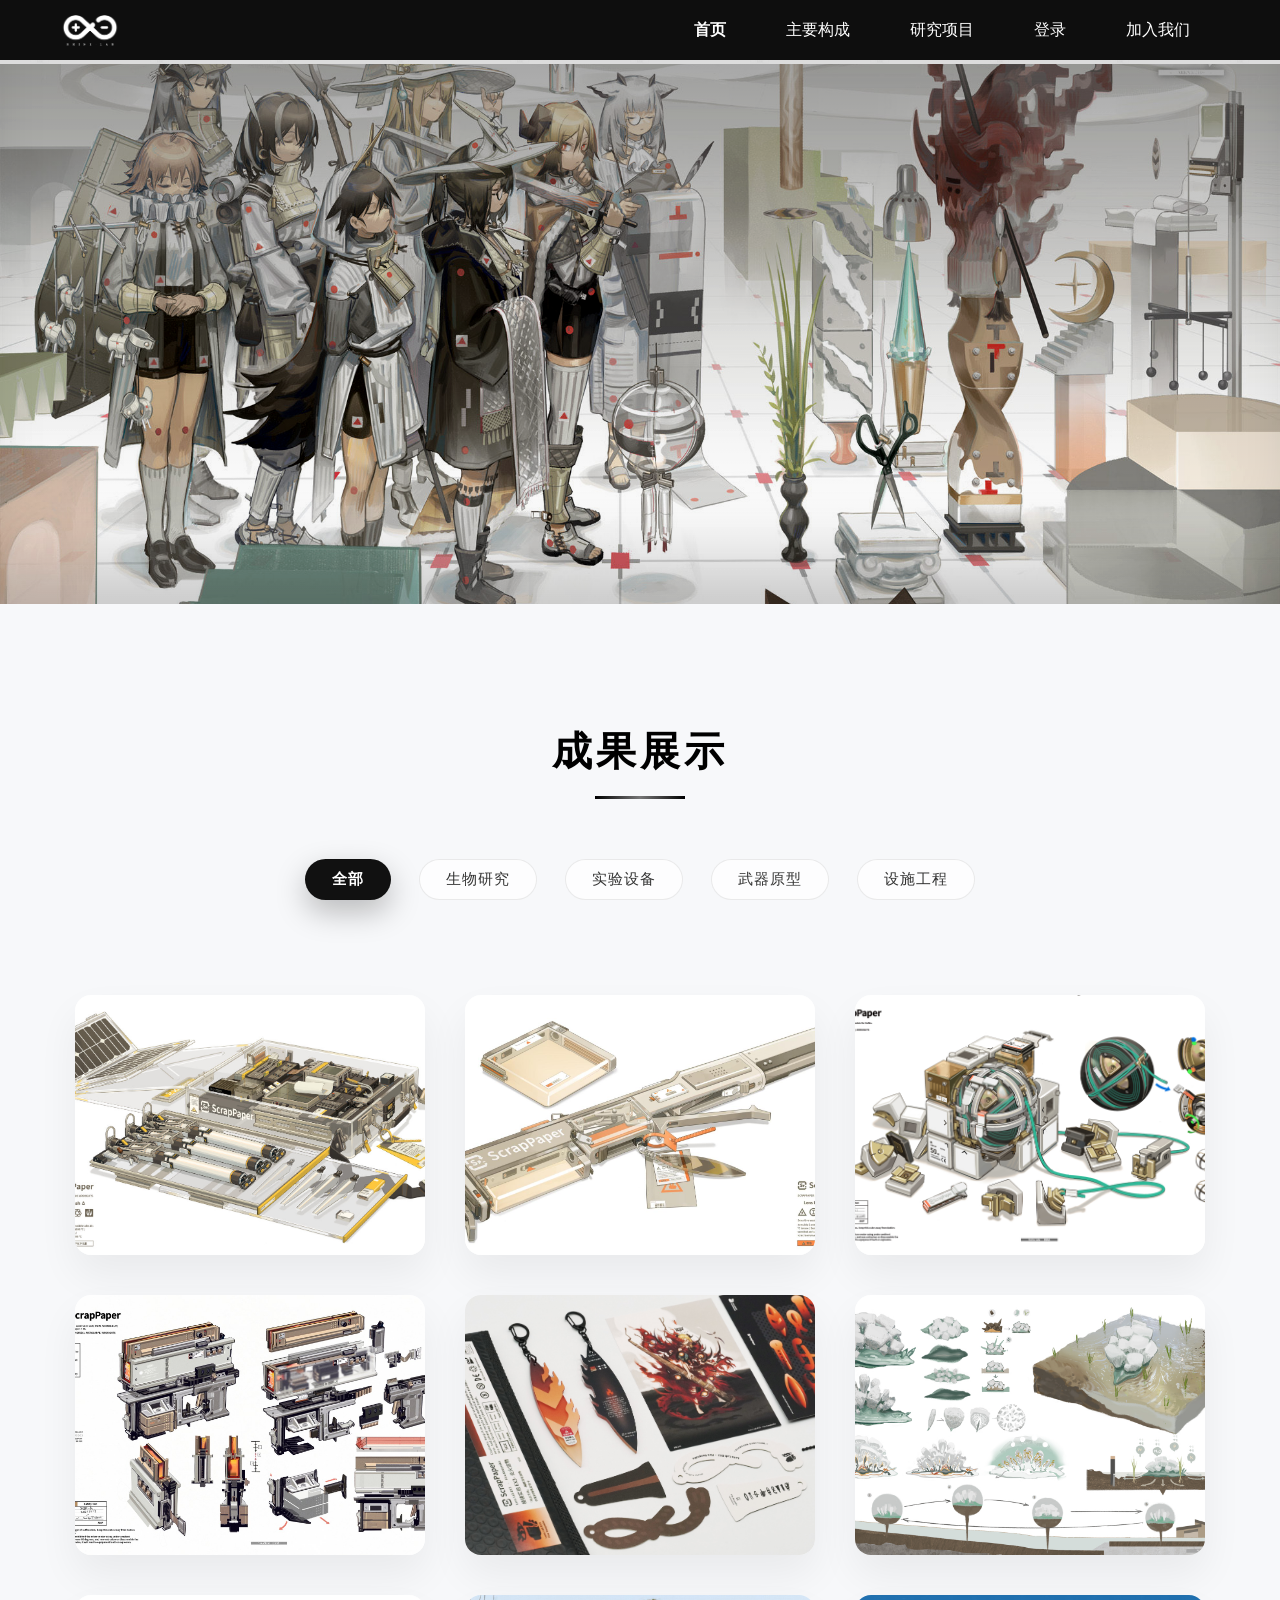
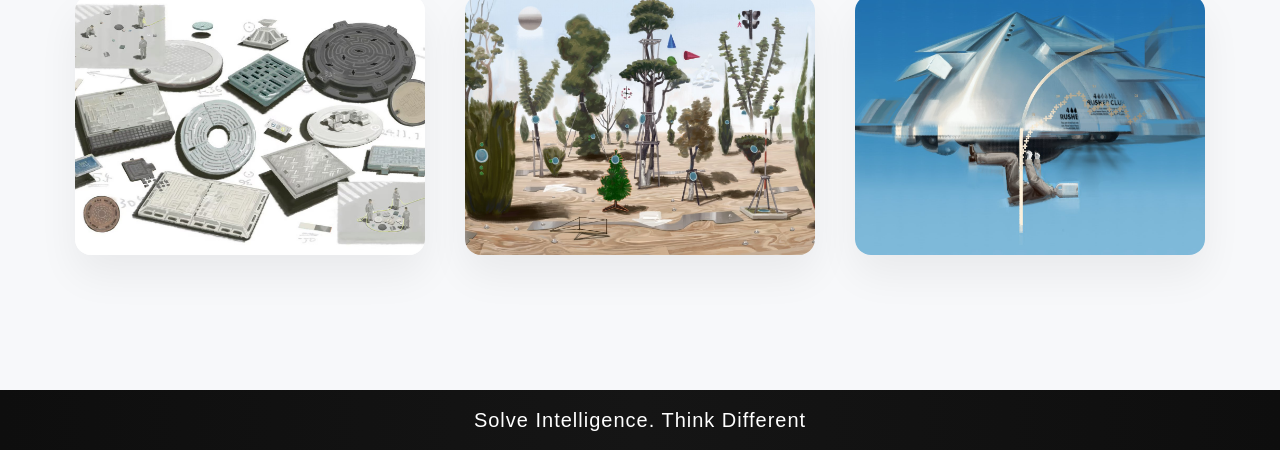
<file: projects.html>
<!DOCTYPE html>
<html lang="en">
<head>
    <meta charset="UTF-8">
    <meta http-equiv="X-UA-Compatible" content="IE=edge">
    <meta name="viewport" content="width=device-width, initial-scale=1.0">
    <title>研究项目</title>
    <link rel="stylesheet" href="css/index.css">
    <style>
 
    </style>
</head>
<body class="page-projects">
    <!-- header -->
    <div class="header">
        <div class="he">
                <div class="he_1">
                <img src="./images/logo.png" alt="" height="60px">
            </div>
            <div class="he_2">
                 <ul>
                    <li class="active"><a href="index.html">首页</a></li>
                    <li><a href="about.html">主要构成</a></li>            
                    <li><a href="projects.html">研究项目</a></li>
                    <li><a href="login.html">登录</a></li>
                    <li><a href="join.html">加入我们</a></li>
                </ul>
            </div>
        </div>
    </div>
    <div style="clear: both;"></div>
    <!-- banner -->
    <div class="banner">
        <div class="he">
            <img src="./images/q.jpg" alt="">
        </div>
    </div>

<div class="section section--light">
  <div class="he">
    <div class="section-title section-title--center">
      <h3>成果展示</h3>
    </div>
	<div class="project-filter">
      <span class="active">全部</span>
      <span>生物研究</span>
      <span>实验设备</span>
      <span>武器原型</span>
      <span>设施工程</span>
    </div>
    <ul class="pic_con">
      <li>
        <div class="box"> <img src="images/w.jpg"/> </div>
      
        <div class="box"> <img src="images/e.jpg"/> </div>
      
        <div class="box"> <img src="images/r.jpg"/> </div>
      
        <div class="box"> <img src="images/t.jpg"/> </div>
      
        <div class="box"> <img src="images/y.jpg"/> </div>
      
        <div class="box"> <img src="images/i.jpg"/> </div>
      
        <div class="box"> <img src="images/u.jpg"/> </div>
      
        <div class="box"> <img src="images/o.jpg"/> </div>
      
        <div class="box"> <img src="images/p.jpg"/> </div>
      </li>
    </ul>
   </div>
   
</div>
</body>
<footer>
    <P><a href="#top" >Solve Intelligence. Think Different</a></P>
   </footer>  
</html>
</file>
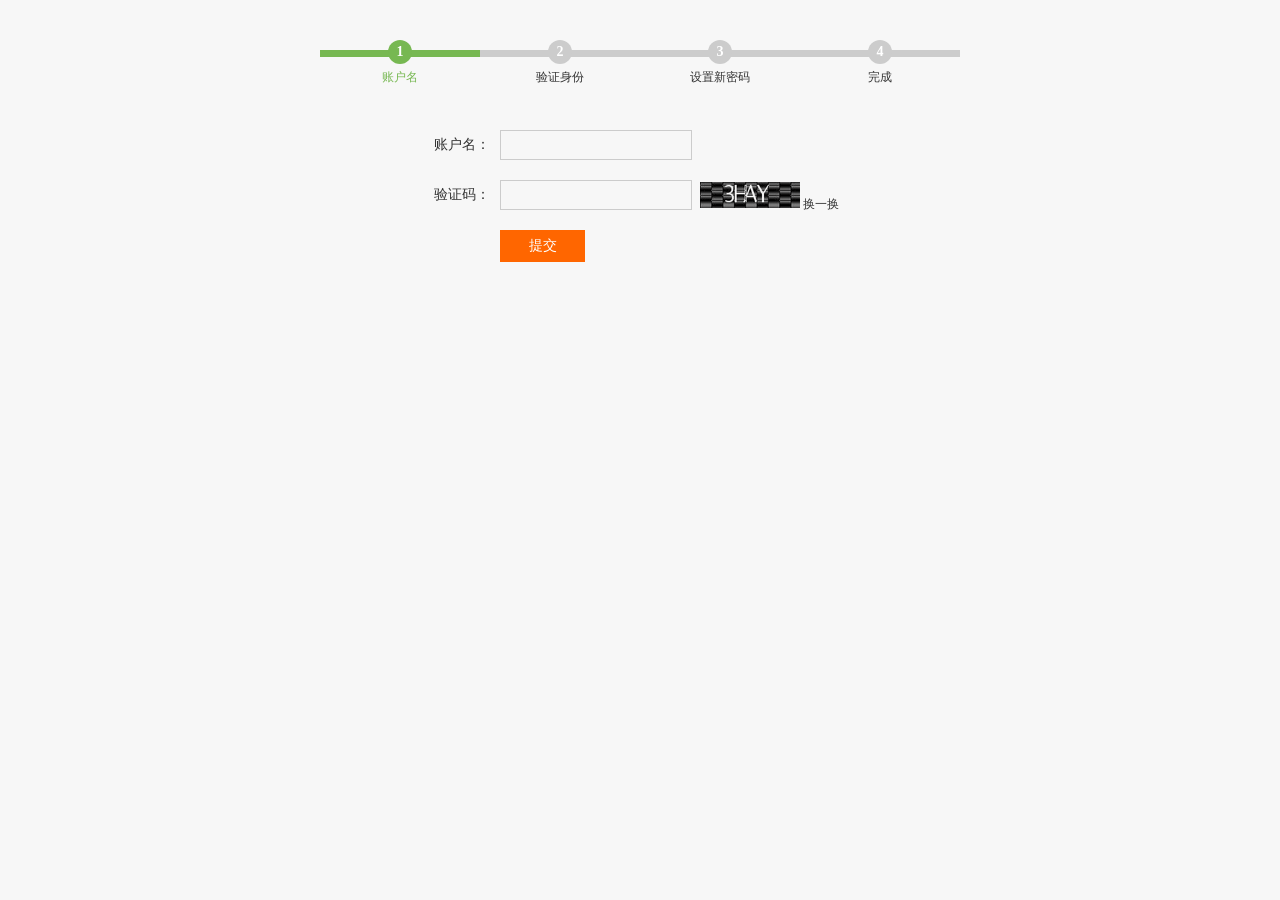
<file: 忘记密码.html>
<!DOCTYPE html>
<html lang="zh-CN">
<head>
    <meta charset="utf-8">
    <meta http-equiv="X-UA-Compatible" content="IE=edge">
    <meta name="viewport" content="width=device-width, initial-scale=1">
<title>忘记密码</title>
<link type="text/css" href="css/css.css" rel="stylesheet" />
</head>

<body>
 
  <div class="content">
   <div class="web-width">
     <div class="for-liucheng">
      <div class="liulist for-cur"></div>
      <div class="liulist"></div>
      <div class="liulist"></div>
      <div class="liulist"></div>
      <div class="liutextbox">
       <div class="liutext for-cur"><em>1</em><br /><strong>账户名</strong></div>
       <div class="liutext"><em>2</em><br /><strong>验证身份</strong></div>
       <div class="liutext"><em>3</em><br /><strong>设置新密码</strong></div>
       <div class="liutext"><em>4</em><br /><strong>完成</strong></div>
      </div>
     </div><!--for-liucheng/-->
     <form action="忘记密码2.html" method="get" class="forget-pwd">
       <dl>
        <dt>账户名：</dt>
        <dd><input type="text" /></dd>
        <div class="clears"></div>
       </dl> 
       <dl>
        <dt>验证码：</dt>
        <dd>
         <input type="text" /> 
         <div class="yanzma">
          <img src="./images/yzm.png" /> <a href="javascript:;">换一换</a>
         </div>
        </dd>
        <div class="clears"></div>
       </dl>
       <div class="subtijiao"><input type="submit" value="提交" /></div> 
      </form><!--forget-pwd/-->
   </div><!--web-width/-->
  </div><!--content/-->
  
</body>
</html>
</file>
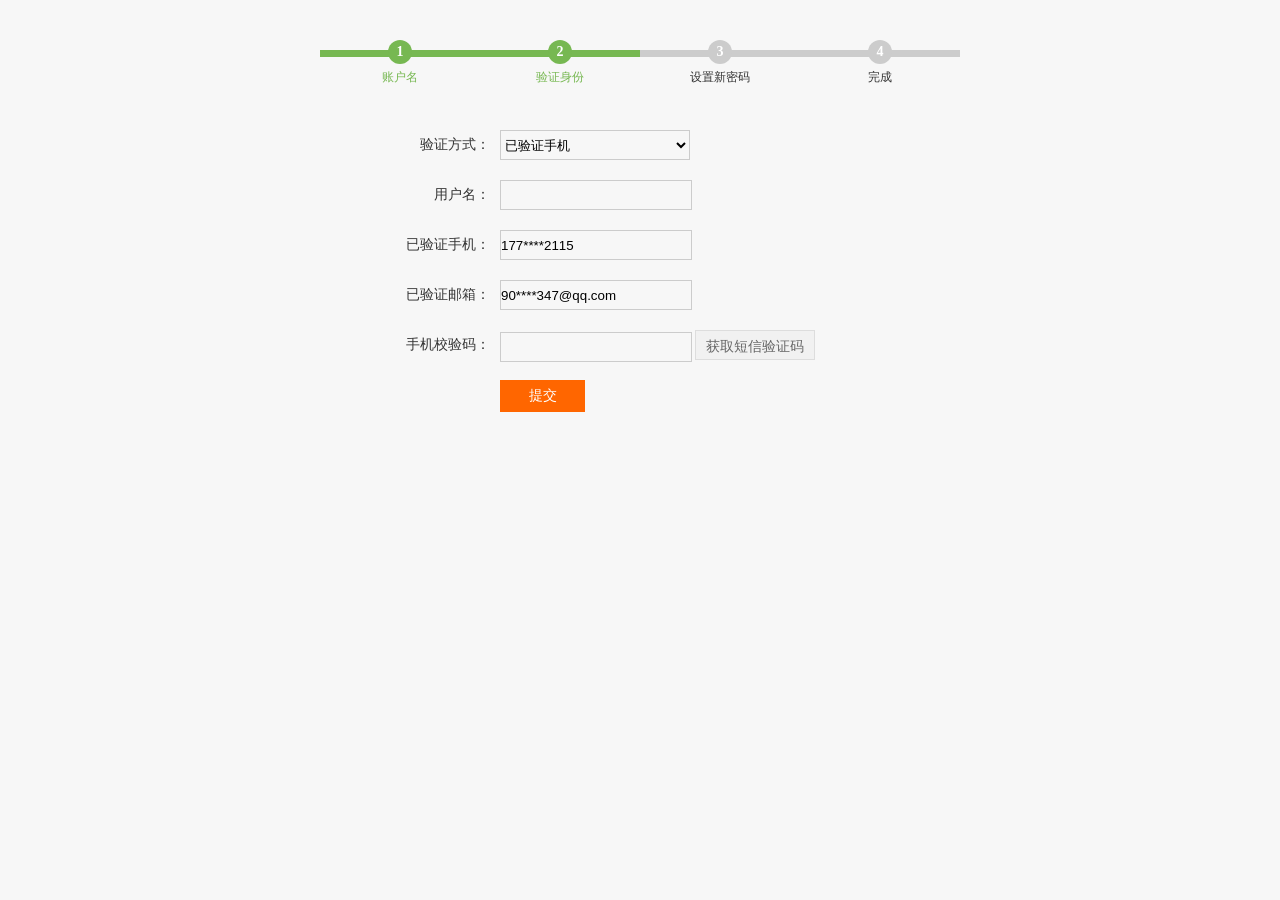
<file: 忘记密码2.html>
<!DOCTYPE html>
<html lang="zh-CN">
<head>
    <meta charset="utf-8">
    <meta http-equiv="X-UA-Compatible" content="IE=edge">
    <meta name="viewport" content="width=device-width, initial-scale=1">
<title>忘记密码</title>
<link type="text/css" href="css/css.css" rel="stylesheet" />
    <script src="js/jquery-2.1.1.min.js"></script>
<script type="text/javascript">
 //导航定位
 $(function(){
	// $(".nav li:eq(2) a:first").addClass("navCur")
	 //验证手机 邮箱 
	 $(".selyz").change(function(){
	   var selval=$(this).find("option:selected").val();
		 if(selval=="0"){
			 $(".sel-yzsj").show()
			 $(".sel-yzyx").hide()
			 }
		 else if(selval=="1"){
			 $(".sel-yzsj").hide()
			 $(".sel-yzyx").show()
			 }
		 })
	 })
</script>
</head>

<body>

  <div class="content">
   <div class="web-width">
     <div class="for-liucheng">
      <div class="liulist for-cur"></div>
      <div class="liulist for-cur"></div>
      <div class="liulist"></div>
      <div class="liulist"></div>
      <div class="liutextbox">
       <div class="liutext for-cur"><em>1</em><br /><strong>账户名</strong></div>
       <div class="liutext for-cur"><em>2</em><br /><strong>验证身份</strong></div>
       <div class="liutext"><em>3</em><br /><strong>设置新密码</strong></div>
       <div class="liutext"><em>4</em><br /><strong>完成</strong></div>
      </div>
     </div><!--for-liucheng/-->
     <form action="忘记密码3.html" method="get" class="forget-pwd">
       <dl>
        <dt>验证方式：</dt>
        <dd>
         <select class="selyz">
          <option value="0">已验证手机</option>
          <option value="1">已验证邮箱</option>
         </select>
        </dd>
        <div class="clears"></div>
       </dl>
       <dl>
        <dt>用户名：</dt>
        <dd><input type="text" /></dd>
        <div class="clears"></div>
       </dl>
       <dl class="sel-yzsj">
        <dt>已验证手机：</dt>
        <dd><input type="text" value="177****2115" readonly  /></dd>
        <div class="clears"></div>
       </dl>
       <dl class="sel-yzyx">
        <dt>已验证邮箱：</dt>
        <dd><input type="text" value="90****347@qq.com" readonly /></dd>
        <div class="clears"></div>
       </dl>
       <dl>
        <dt>手机校验码：</dt>
        <dd><input type="text" /> <button>获取短信验证码</button></dd>
        <div class="clears"></div>
       </dl>
       <div class="subtijiao"><input type="submit" value="提交" /></div> 
      </form><!--forget-pwd/-->
   </div><!--web-width/-->
  </div><!--content/-->
  
</body>
</html>
</file>
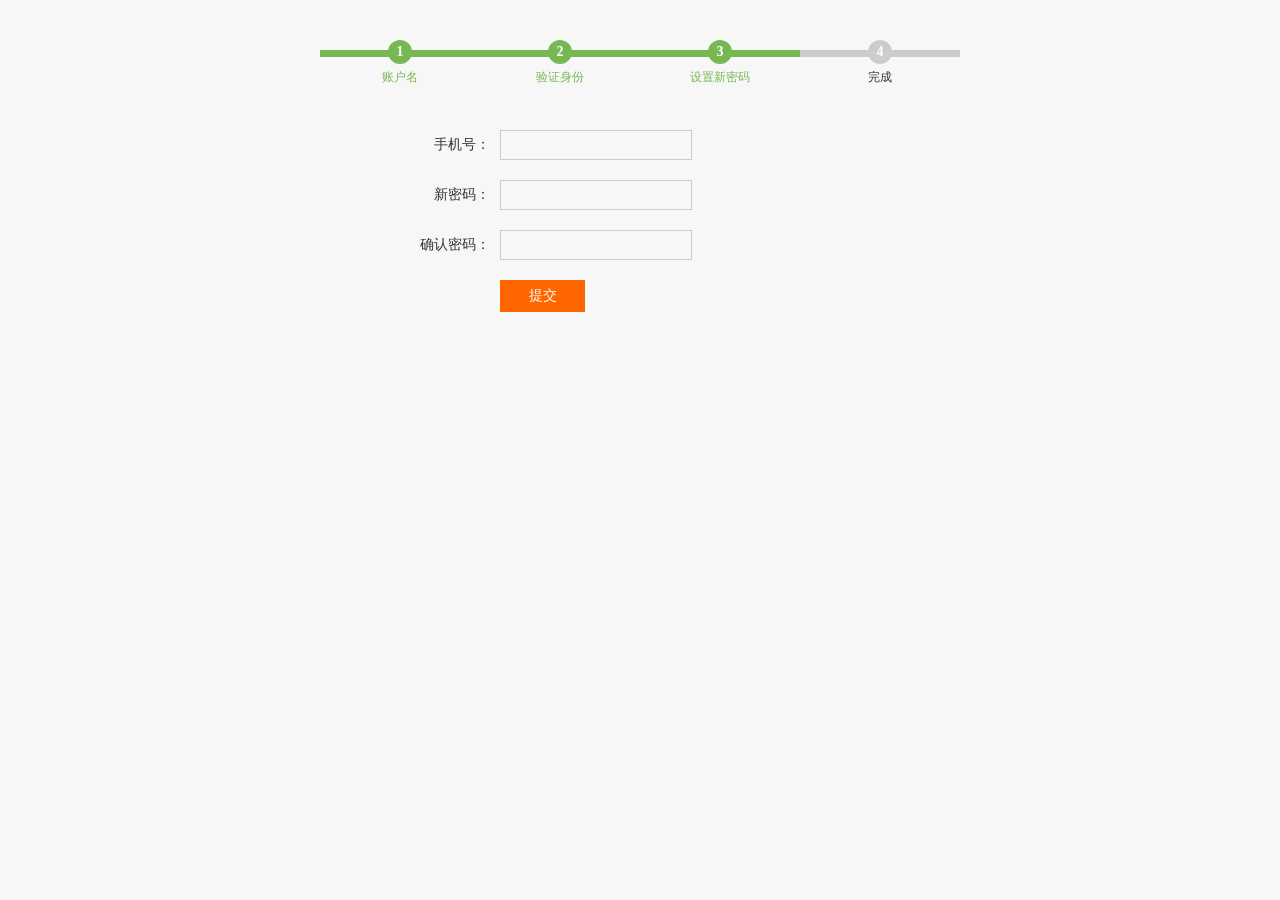
<file: 忘记密码3.html>
<!DOCTYPE html>
<html lang="zh-CN">
<head>
    <meta charset="utf-8">
    <meta http-equiv="X-UA-Compatible" content="IE=edge">
    <meta name="viewport" content="width=device-width, initial-scale=1">
<title>忘记密码</title>
<link type="text/css" href="css/css.css" rel="stylesheet" />
</head>
<body>
  <div class="content">
   <div class="web-width">
     <div class="for-liucheng">
      <div class="liulist for-cur"></div>
      <div class="liulist for-cur"></div>
      <div class="liulist for-cur"></div>
      <div class="liulist"></div>
      <div class="liutextbox">
       <div class="liutext for-cur"><em>1</em><br /><strong>账户名</strong></div>
       <div class="liutext for-cur"><em>2</em><br /><strong>验证身份</strong></div>
       <div class="liutext for-cur"><em>3</em><br /><strong>设置新密码</strong></div>
       <div class="liutext"><em>4</em><br /><strong>完成</strong></div>
      </div>
     </div><!--for-liucheng/-->
     <form action="忘记密码4.html" method="get" class="forget-pwd">
       <dl>
        <dt>手机号：</dt>
        <dd><input type="text" /></dd>
        <div class="clears"></div>
       </dl> 
       <dl>
        <dt>新密码：</dt>
        <dd><input type="password" /></dd>
        <div class="clears"></div>
       </dl> 
       <dl>
        <dt>确认密码：</dt>
        <dd><input type="password" /></dd>
        <div class="clears"></div>
       </dl> 
       <div class="subtijiao"><input type="submit" value="提交" /></div> 
      </form><!--forget-pwd/-->
   </div><!--web-width/-->
  </div><!--content/-->
  
</body>
</html>
</file>
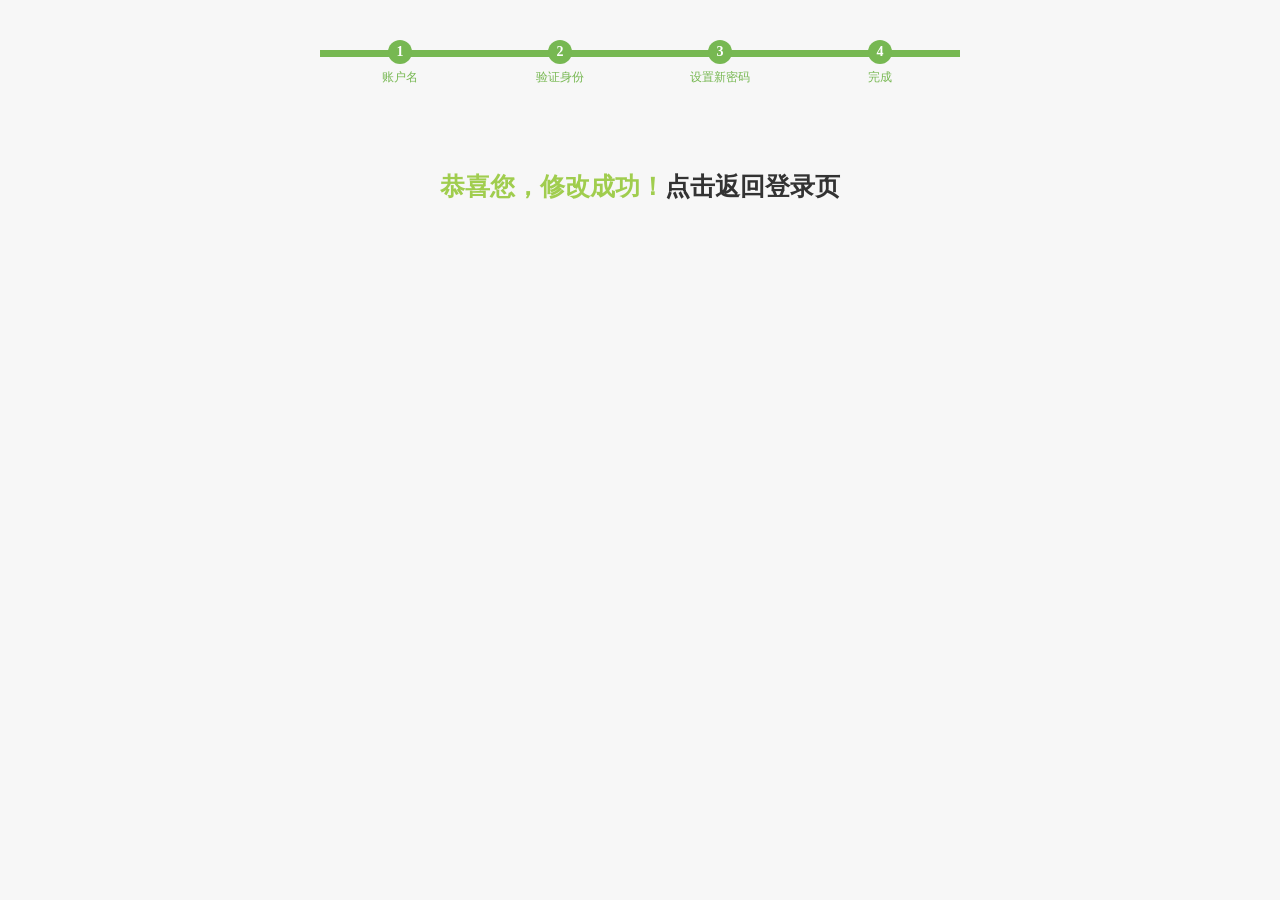
<file: 忘记密码4.html>
<!DOCTYPE html >
<html lang="zh-CN">
<head>
    <meta charset="utf-8">
    <meta http-equiv="X-UA-Compatible" content="IE=edge">
    <meta name="viewport" content="width=device-width, initial-scale=1">
<title>忘记密码</title>
<link type="text/css" href="css/css.css" rel="stylesheet" />
</head>
<body>
  <div class="content">
     <div class="for-liucheng">
      <div class="liulist for-cur"></div>
      <div class="liulist for-cur"></div>
      <div class="liulist for-cur"></div>
      <div class="liulist for-cur"></div>
      <div class="liutextbox">
       <div class="liutext for-cur"><em>1</em><br /><strong>账户名</strong></div>
       <div class="liutext for-cur"><em>2</em><br /><strong>验证身份</strong></div>
       <div class="liutext for-cur"><em>3</em><br /><strong>设置新密码</strong></div>
       <div class="liutext for-cur"><em>4</em><br /><strong>完成</strong></div>
      </div>
     </div><!--for-liucheng/-->
      <div class="successs">
       <h3>恭喜您，修改成功！<a href="index.html" >点击返回登录页</a></h3>
      </div>
   </div><!--web-width/-->
  </div><!--content/-->
 
</body>
</html>
</file>
<file: css/index.css>
/* 将所有元素的边距和内边距设置为0 */  
* {  
    margin: 0;  
    padding: 0;  
}  
  
/* 定义header元素的样式 */  
.header{  
    width: 100%;                  /* 宽度为100% */  
    height: 60px;                 /* 高度为60像素 */  
    margin: 0 auto;               /* 上下边距为0，左右自动对齐 */  
    background-color: #0e0e0e;     /* 背景颜色为黑色 */  
}  

.section {
  padding: 120px 0;
}
.section--light {
  background: #f7f8fa;
}
.section--white {
  background: #ffffff;
}

/* 定义he元素的样式 */  
.he{  
    width: 1400px;                /* 宽度为1400像素 */  
	max-width: calc(100% - 120px); /* 小屏幕也不挤 */
    margin: 0 auto;               /* 上下边距为0，左右自动对齐 */  
}  
  
/* 定义he_1元素的样式 */  
.he_1{  
    float: left;                 /* 左浮动 */  
}  
  
/* 定义he_2元素的样式 */  
.he_2{  
    float: right;                /* 右浮动 */  
}  
  
/* 定义he_2下的ul元素的样式 */  
.he_2 ul{  
    float: left;                 /* 左浮动 */  
    padding: 0;                   /* 内边距为0 */  
    margin: 0;                    /* 外边距为0 */  
}  
  
/* 定义he_2下的ul的li元素的样式 */  
.he_2 ul li{  
    float: left;                 /* 左浮动 */  
    list-style: none;             /* 不显示列表标记 */  
}  
  
/* 定义he_2下的ul的li的a元素的样式 */  
.he_2 ul li a{  
    text-decoration: none;        /* 无下划线 */  
    color: white;                 /* 文字颜色为白色 */  
    line-height: 60px;            /* 行高为60像素 */  
    margin: 0 30px;               /* 上下外边距为0，左右外边距为30像素 */  
}  
  
/* 当li有active类时，a元素的样式 */  
.he_2 ul li.active a{  
    font-weight: 900;             /* 字体加粗 */  
}  
  
.hm {
  background: #f5f6f8;
}

.hm .he {
  display: flex;
  align-items: center;
  gap: 80px; /* 文字和图片的呼吸感 */
  background: #ffffff;
  border-radius: 18px;
  padding: 70px 90px;
  box-shadow: 0 40px 80px rgba(0,0,0,0.08);
}
  
/* 定义hm_1的h3元素的样式 */  
.hm_1 {
  text-align: center;
  margin: 90px 0 60px;
}

.hm_1 h3 {
  font-size: 32px;                 /* 标题明显放大 */
  font-weight: 800;
  letter-spacing: 4px;             /* 科技感核心 */
  position: relative;
  padding-bottom: 18px;
}

/* 下划线 = 科技视觉锚点 */
.hm_1 h3::after {
  content: "";
  position: absolute;
  left: 50%;
  bottom: 0;
  width: 80px;
  height: 3px;
  background: linear-gradient(
    to right,
    #000,
    #777,
    #000
  );
  transform: translateX(-50%);
}
 
  
/* 定义hm_2元素的样式 */  
.hm_2{  
    float: left;                 /* 左浮动 */  
    width: 55%;                 /* 宽度为500像素 */  
    text-indent: 2em;             /* 首行文本缩进2em */  
    padding: 0 50px;              /* 内边距上下为0，左右为50像素 */  
    box-sizing: border-box;       /* box-sizing属性包括边框和内边距 */ 
	font-size: 16px;
    line-height: 30px;
    color: #333;
}  
.hm_2 p {
  margin-bottom: 18px;
  line-height: 30px;
}

.hm_2 p:first-child {
  font-size: 17px;
  font-weight: 500;
}

.hm_2 p:not(:first-child) {
  color: #444;
}

/* 定义hm_3元素的样式 */  

.hm_3 {
  width: 45%;
  margin-top: 40px;
  text-align: center;
}

.hm_3 img {
  width: 100%;
  max-width: px;
  height: auto;
  border-radius: 16px;
  box-shadow: 0 20px 40px rgba(0,0,0,0.08);
}

.hm_3 li{  
    list-style: none;   /* 不显示列表标记 */
      
}  

.zy{  
    margin-top: 20px;             /* 上外边距为20像素 */  
	padding: 140px 0;
    background: #f5f6f8;
}  

.zy_1 ul{  
    list-style: none;   /* 不显示列表标记 */  
    justify-content: space-between;
	display: grid;
    grid-template-columns: repeat(4, 1fr);
    gap: 60px;
    margin-top: 60px;
}  

 .zy_1 ul li {
    background: #ffffff;
    border-radius: 18px;
    padding: 40px 30px;
    text-align: center;
    box-shadow: 0 20px 40px rgba(0,0,0,0.06);
    transition: all 0.3s ease;
}

.zy_1 li:hover {
  transform: translateY(-8px);
  box-shadow: 0 30px 60px rgba(0,0,0,0.12);
}

.zy_1 li img {
  width: 120px;        /* 保留“原来差不多”的视觉体量 */
  height: 120px;        /* 关键：不强制高度 */
  margin-bottom: 20px;
  border-radius: 12px; /* 轻微圆角，更现代 */
  object-fit: cover
  transition: transform 0.3s ease-in-out;
}

.zy_1 ul li img:hover {
    transform: scale(1.2);
}

.zy_1 h4 {
  margin-top: 20px;
  font-size: 18px;
  letter-spacing: 0.5px;
  word-break: keep-all;        /* 避免英文单词被拆开 */
  white-space: normal;         /* 保证换行正常 */
  color: #222;
  font-weight: 600;
  line-height: 1.4;
}

.zy_2::before {
  content: "";
  display: block;
  width: 80px;
  height: 4px;
  background: #ddd;
  margin: 0 auto 60px;
  border-radius: 2px;
}
		
.zy_2 {
  margin-top: 100px;
  display: flex;
  justify-content: center;
}
		
.zy_2 img{  
    width: 70%;                /* 宽度为1000像素 */  
    height:100%;
    margin:0px auto;               /* 上下边距为0，左右自动对齐 */  
	display: block;
	max-width: 900px;
    border-radius: 24px;
    box-shadow: 0 40px 80px rgba(0,0,0,0.15);
	opacity: 0.92;
} 

.zy_2 li{  
    list-style: none;   /* 不显示列表标记 */
    margin:15px auto;
      
}  

.pic_con {
  margin-top: 80px;
}

.pic_con li {
        display: grid;  /* 将元素设置为网格容器 */ 
        grid-template-columns: repeat(3, 1fr);  /* 网格有3列，每列宽度为1fr  */
        grid-gap: 20px;   /*  网格项之间的间隙为20px */
	    padding: 15px;    /*  内边距为15px */
        list-style: none;   /* 不显示列表标记 */
		gap: 40px;
}
.pic_con li img {
	width: 100%;
	height: 240px;
	object-fit:  cover;
        transition: transform 0.2s ease-in-out; /* 放大效果的过渡效果 */  
}
.pic_con img:hover {  
            transform: scale(1.2); /* 鼠标悬停时放大图片 */  
        }  

.pic_con .box {
  background: #fff;
  border-radius: 16px;
  overflow: hidden;
  box-shadow: 0 20px 40px rgba(0,0,0,0.06);
  transition: transform .3s ease, box-shadow .3s ease;
}

.pic_con .box:hover {
  transform: translateY(-8px);
  box-shadow: 0 30px 60px rgba(0,0,0,0.12);
}

.pic_con .box img {
  width: 100%;
  height: 260px;
  object-fit: cover;
  display: block;
}
  
/*   
   .renwu_box li 类定义  
   position: relative; 设置位置为相对位置  
   height:220px; 设置高度为 220px  
   padding-bottom: 15px; 设置底部内边距为 15px  
   border-bottom: 1px dashed #ccc; 设置底部边框为1px宽的虚线，颜色为 #ccc  
   margin-bottom: 15px; 设置底部外边距为 15px  
*/  
.renwu_box li {  
 display: flex;
 position: relative;  
 min-height: 260px;
 height: auto;  
 padding-top: 35px;
 padding-bottom: 35px;  
 padding-left: 40px;   /* 统一左侧安全区 */
 border-bottom: 1px dashed #ccc;  
 margin-bottom: 15px;  
 margin-right: 40px;   /* 人物与文字之间更舒服 */
 list-style: none;
 overflow: hidden; /* 关键：裁切 logo */
 background: #fff; /* 白色卡片，解决 logo 白底问题 */
 border-radius: 10px;
 padding: 25px 25px 25px 0;
 box-shadow: 0 10px 30px rgba(0,0,0,0.08);
 margin-top: 40px;
 transition: transform .3s ease, box-shadow .3s ease;
 align-items: flex-start;   /* 人物图片不再贴顶 */
}  
  
.renwu_box li:hover {
  transform: translateY(-4px);
  box-shadow: 0 18px 40px rgba(0,0,0,0.12);
}  
/*   
   .renwu_box li .pic 子类定义  
   width: 150px; 设置宽度为 150px  
   height: 220px; 设置高度为 220px  
   position: relative; 设置位置为相对位置  
   left: 50px; top: 0; 设置从左边50px和顶部0为开始位置  
*/  
.renwu_box li .pic {  
  position: relative;   /*  不要 absolute */
  left: auto;
  top: auto;
  width: 190px;
  height: 260px;
  flex-shrink: 0;       /* 不被压缩 */
 
}  
  
/*   
   .renwu_box li .pic img 子类定义  
   width: 100%; height: 100%; 设置图片的宽度和高度都为100%  
   object-fit: cover; 设置图片的填充方式为覆盖，保持图片的纵横比不变，同时填充元素的整个内容框区域，可能部分图片会被裁剪以适应元素的大小。  
*/  
.renwu_box li .pic img {  
 width: 100%;  
 height: 100%;  
 object-fit: contain;
 mix-blend-mode: normal; /* 设置混合模式为multiply */  
 filter: drop-shadow(0 12px 25px rgba(0,0,0,0.25));
}  

/*   
   .renwu_box li .text 子类定义  
   margin-left: 280px; 设置左边外边距为 280px，使文字从图片的右边开始显示  
   font-size: 16px; 设置字体大小为 16px  
   line-height: 28px; 设置行高为 28px  
   color: #333; 设置字体颜色为 #333 (深灰色)  
*/  
.renwu_box li .text {  
 margin-left: 40px;   /* 只是间距，不再是“硬撑布局” */
 margin-right: 200px; /* 给 logo 留空间 */
 flex: 1;
 font-size: 16px;  
 line-height: 30px;  
 color: #000000;  
 display: flex;
 flex-direction: column;
 justify-content: center;
 padding-top: 10px;
}

.renwu_box li .text b {
  font-size: 18px;
  display: block;
  margin-bottom: 8px;
}

.renwu_box li .dept-logo {
  position: absolute;
  top: 50%;
  right: -40px;                 /* 故意超出一点 */
  transform: translateY(-50%);
  width: 300px;                 /* 整体视觉体量 */
  height: 100%;
  display: flex;
  align-items: center;
  justify-content: center;
  pointer-events: none;         /* 不影响选中文字 */
}

.renwu_box li .dept-logo img {
  width: 260px;                 /* 比你原图大很多 */
  max-width: none;
  transform: rotate(90deg);    /* 文字朝里 */
  opacity: 0.1;                 /* 存在感但不抢戏 */
  filter: grayscale(100%);
  transition: opacity 0.3s ease, transform 0.3s ease;
}

.renwu_box li:hover .dept-logo img {
  opacity: 0.18;                 /* 稍微显一点 */
  transform: rotate(90deg) scale(1.02);
}

.renwu_box li .dept-logo {
  z-index: 1;
}

.renwu_box li .pic,
.renwu_box li .text {
  position: relative;
  z-index: 2;
}


footer {
	width: 100%;                  /* 宽度为100% */  
        height: 60px;                 /* 高度为60像素 */   
        background: linear-gradient(
            to right,
            #0e0e0e,
            #151515,
            #0e0e0e  
		);	
        text-align: center;          /* 文字居中 */ 
		letter-spacing: 1px;
        
}
footer a {
         text-decoration: none;        /* 无下划线 */  
         font-size: 20px;              /* 文字大小为20px */
         color: white;                 /* 文字颜色为白色 */  
         line-height: 60px;            /* 行高为60像素 */  
         margin: 0 30px;               /* 上下外边距为0，左右外边距为30像素 */    
          
}
/* ================= banner 终极修复 ================= */
/* 强制隐藏 banner 里的 img */
.banner img {
    display: none !important;
}
/* 首页 banner */
.page-home .banner {
    background-image: url("../images/100.png");
}

/* 主要构成 */
.page-structure .banner {
    background-image: url("../images/12.jpg");
}

/* 研究项目 */
.page-projects .banner {
    background-image: url("../images/q.jpg");
}

.page-home .hm .he {
  display: flex;
  align-items: center;
  gap: 80px;
}

.page-home .hm {
  padding: 120px 0;
  background: linear-gradient(
    to bottom,
    #f7f7f7 0%,
    #f7f8fa 40%,
    #f7f7f7 100%
  );
}

.page-home .hm_2 {
  padding-right: 20px;
}

.page-home .hm_3 img {
  border-radius: 14px;
  box-shadow: 0 30px 60px rgba(0,0,0,0.15);
}

body {
  background-color: #DCDCDC;
  background-image: url("../images/101.png");
  background-repeat: repeat;
  background-position: center top;
  transition: background 0.3s ease;
  font-family:
    -apple-system,
    BlinkMacSystemFont,
    "Segoe UI",
    "PingFang SC",
    "Hiragino Sans GB",
    "Microsoft YaHei",
    sans-serif;
}
.banner::after {
  content: "";
  position: absolute;
  left: 0;
  top: 0;
  width: 100%;
  height: 100%;
  background: linear-gradient(
    rgba(0, 0, 0, 0.35),
    rgba(0, 0, 0, 0.1),
    rgba(0, 0, 0, 0)
  );
  pointer-events: none;
}
.banner {
  height: 60vh;              /* 比原来高一点 */
  overflow: hidden;
  margin-bottom: 40px;
  box-shadow: inset 0 -80px 80px -40px rgba(0,0,0,.25);
  filter: saturate(0.9) contrast(1.05);
  position: relative;
  margin-top: 0px; 
  width: 100%;
  background-position: center;
  background-size: cover;
  background-repeat: no-repeat;
}
.page-home .banner::before {
  content: "Solve Intelligence · Think Different";
  position: absolute;
  left: 50%;
  top: 55%;
  transform: translate(-50%, -50%);
  color: #ffffff;
  font-size: 42px;
  letter-spacing: 2px;
  font-weight: 600;
  text-shadow: 0 4px 20px rgba(0,0,0,0.4);
  z-index: 2;
  white-space: nowrap;
}

.dept {
  font-size: 20px;
  font-weight: 700;
}

.dept span {
  font-size: 14px;
  font-weight: 400;
  color: #666;
  margin-left: 8px;
}

.summary {
  margin: 10px 0;
  color: #333;
}

.position {
  font-size: 14px;
  color: #555;
  margin-bottom: 8px;
}

.desc {
  font-size: 15px;
  line-height: 28px;
  color: #111;
}

/* ===== 首页 hm 模块，覆盖旧 float 布局 ===== */
.page-home .hm_2,
.page-home .hm_3 {
  float: none;
}

.section-title {
  text-align: center;
  margin-bottom: 80px;
}

.section-title h3 {
  font-size: 36px;
  font-weight: 800;
  letter-spacing: 4px;
  position: relative;
  padding-bottom: 20px;
}

.section-title h3::after {
  content: "";
  width: 90px;
  height: 3px;
  background: linear-gradient(to right, #000, #777, #000);
  position: absolute;
  left: 50%;
  bottom: 0;
  transform: translateX(-50%);
}

.card {
  background: rgba(255,255,255,0.85);
  border-radius: 14px;
  box-shadow: 0 20px 40px rgba(0,0,0,0.08);
  transition: transform .3s ease, box-shadow .3s ease;
}

.card:hover {
  transform: translateY(-4px);
  box-shadow: 0 28px 60px rgba(0,0,0,0.12);
}

/* 全站节奏规范 */
.section {
  padding: 120px 0;
}

.section-sm {
  padding: 80px 0;
}

.section-title {
  margin-bottom: 60px;
}

.card-gap {
  gap: 60px;
}

.section-title h3 {
  font-size: 40px;
  font-weight: 800;
  letter-spacing: 4px;
  margin-bottom: 12px;
  white-space: nowrap;
}

.section-subtitle {
  display: block;
  font-size: 16px;
  letter-spacing: 1px;
  color: #6b7280;
  margin-top: 12px;
  opacity: 0.65;
}

.section-content {
  max-width: 720px;
  margin: 0 auto;
  font-size: 16px;
  line-height: 1.9;
  color: #374151;
}

.section--light {
  background: #f7f8fa;
}

.section--dark {
  background: #0f0f0f;
  color: #fff;
}

.page-projects .section {
  margin-top: -40px;
  position: relative;
  z-index: 2;
}

.project-filter {
  display: flex;
  justify-content: center;
  gap: 28px;
  margin: 40px 0 70px;
  flex-wrap: wrap;
}

.project-filter span {
  font-size: 15px;
  padding: 10px 26px;
  border-radius: 999px;
  background: rgba(255,255,255,0.7);
  color: #333;
  cursor: pointer;
  letter-spacing: 1px;
  transition: all .25s ease;
  border: 1px solid rgba(0,0,0,0.08);
  backdrop-filter: blur(4px);
}

.project-filter span:hover {
  transform: translateY(-2px);
  background: #111;
  color: #fff;
  box-shadow: 0 10px 20px rgba(0,0,0,0.15);
}

.project-filter span.active {
  background: #111;
  color: #fff;
  font-weight: 600;
  box-shadow: 0 12px 30px rgba(0,0,0,0.25);
}
</file>
<file: css/css.css>
@charset "utf-8";
/* CSS Document */
html, body, div, span, applet, object, iframe, h1, h2, h3, h4, h5, h6, p, blockquote, pre, a, abbr, acronym, address, big, cite, code, del, dfn, em, img, ins, kbd, q, s, samp, small, strike, strong, sub, sup, tt, var, b, u, i, center, dl, dt, dd, ol, ul, li, fieldset, form, label, legend, table, caption, tbody, tfoot, thead, tr, th, td, article, aside, canvas, details, embed, figure, figcaption, footer, header, hgroup, menu, nav, output, ruby, section, summary, time, mark, audio, video, select{margin: 0;padding: 0;border: 0;}
table{ border-collapse:collapse;}
body{font-size:12px;color:#333; font-family:"Microsoft Yahei"; overflow-x:hidden; background:#f7f7f7;}
.bodybg{ background:url(../images/bodybg.jpg) right 160px no-repeat;}
img,a{border:0; text-decoration:none;}
ol, ul {list-style: none; }

a{color:#333;-webkit-transition: all .3s ease-out;-moz-transition: all .3s ease-out;transition: all .3s ease-out;}
a:hover{color:#005b9e;-webkit-transition: all .3s ease-out;-moz-transition: all .3s ease-out;transition: all .3s ease-out;}
img{ max-width:100%; height:auto;}
.web-width{width:1200px;margin:0 auto;}
.fl{float:left;}
.fr{float:right;}


/*忘记密码  必要样式*/
.clears{ clear:both;}
.for-liucheng{width:640px;margin:30px auto; height:50px;padding:20px 0 0 0; position:relative;}
.liulist{float:left;width:25%; height:7px; background:#ccc;}
.liutextbox{ position:absolute;width:100%;left:0;top:10px;}
.liutextbox .liutext{float:left;width:25%; text-align:center;}
.liutextbox .liutext em{ display:inline-block;width:24px; height:24px;-moz-border-radius: 24px; -webkit-border-radius: 24px;border-radius:24px; background:#ccc; text-align:center; font-size:14px; line-height:24px; font-style:normal; font-weight:bold;color:#fff;}
.liutextbox .liutext strong{ display:inline-block;height:26px; line-height:26px; font-weight:400;}
.liulist.for-cur{ background:#77b852;}
.liutextbox .for-cur em{ background:#77b852;}
.liutextbox .for-cur strong{color:#77b852;}

.forget-pwd{width:500px;margin:20px auto;min-height:400px;}
.forget-pwd input,.forget-pwd select,.forget-pwd button{border:0;margin:0;padding:0; background:none;}
.forget-pwd dl{margin-bottom:20px;}
.forget-pwd dt{float:left;padding-right:10px;width:100px; height:30px; line-height:30px; text-align:right; font-size:14px;}
.forget-pwd dd{float:left;width:380px; height:30px; position:relative;}
.forget-pwd dd input{width:190px; height:28px;border:#ccc 1px solid;}
.forget-pwd dd select{width:190px; height:30px;border:#ccc 1px solid;}
.forget-pwd dd button{width:120px; height:30px; line-height:30px;border:#ddd 1px solid; background:#f1f1f1; text-align:center; cursor:pointer; font-size:14px;color:#666;}
.forget-pwd .yanzma{ position:absolute;left:200px;top:2px; height:30px; line-height:30px;width:180px;}
.subtijiao{padding:0 0 0 110px;}
.subtijiao input{width:85px; height:32px; background:#f60;color:#fff; font-size:14px; cursor:pointer;}
.successs{ text-align:center;padding: 20px 0 60px 0;}
.successs h3{padding:20px; font-size:25px;color:#A0CD4E;}
</file>
